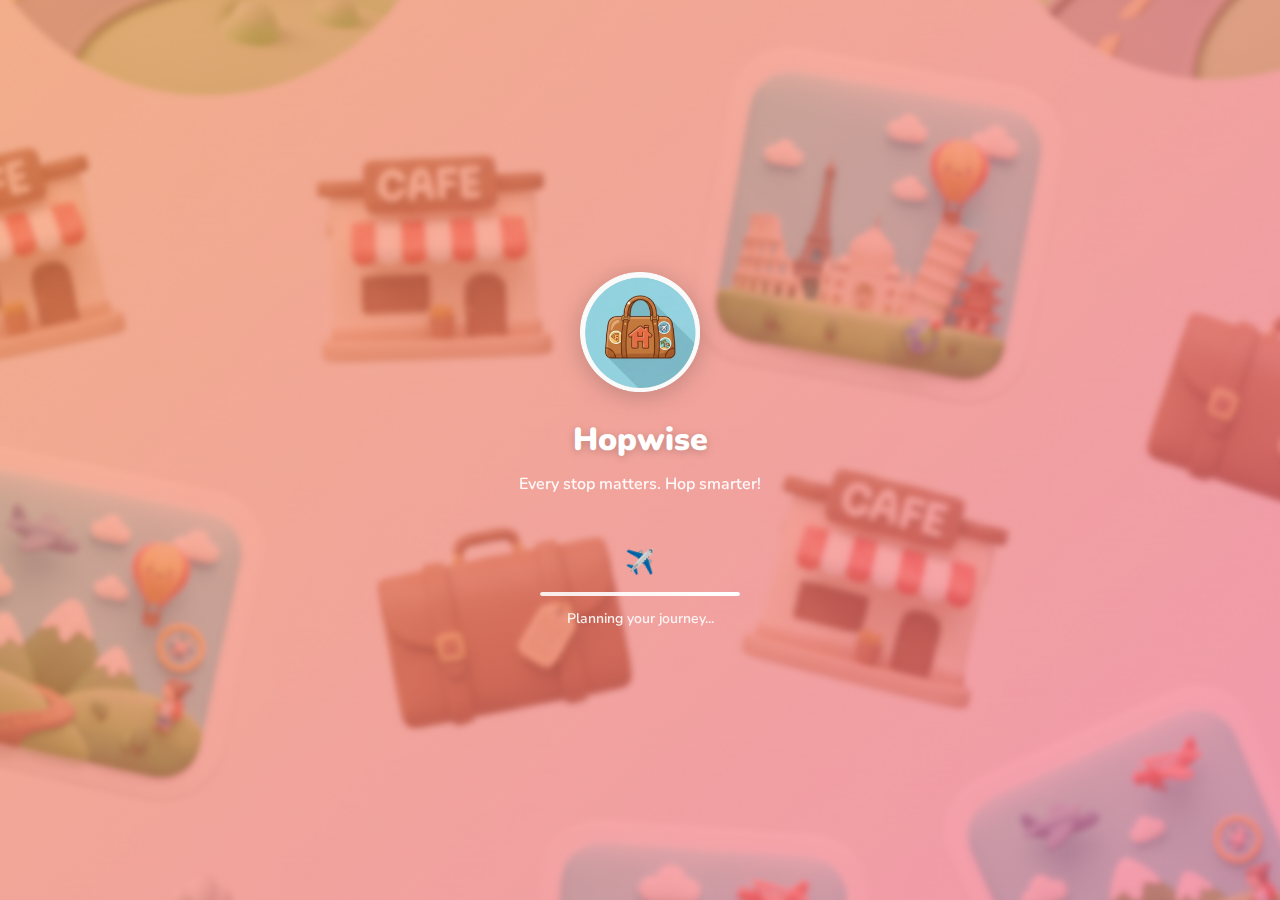
<file: frontend/index.html>
<!DOCTYPE html>
<html lang="en">
<head>
    <!-- Hopwise App - Week 4 Enhancements -->
    <meta charset="UTF-8">
    <meta name="viewport" content="width=device-width, initial-scale=1.0, maximum-scale=1.0, user-scalable=no">
    <title>Hopwise — Every stop matters. Hop smarter!</title>
    <meta name="description" content="Compare rides, discover food, explore activities. One app for smarter travel.">
    <meta name="theme-color" content="#FF8E53">

    <!-- Favicon -->
    <link rel="icon" type="image/png" href="./assets/hopwise-logo-cropped.png">
    <link rel="apple-touch-icon" href="./assets/hopwise-logo-cropped.png">
    
    <!-- Fonts -->
    <link rel="preconnect" href="https://fonts.googleapis.com">
    <link rel="preconnect" href="https://fonts.gstatic.com" crossorigin>
    <link href="https://fonts.googleapis.com/css2?family=Nunito:wght@400;600;700;800;900&display=swap" rel="stylesheet">
    
    <!-- Styles -->
    <link rel="stylesheet" href="./css/app.css">
    <link rel="stylesheet" href="./css/splash-onboarding.css">
</head>
<body>

<!-- Splash Screen & Onboarding -->
<div id="splash-screen" class="splash-screen">
    <div class="splash-background"></div>
    <div class="splash-content">
        <div class="splash-logo">
            <img src="./assets/hopwise-logo-cropped.png" alt="Hopwise">
        </div>
        <div class="splash-brand">Hopwise</div>
        <div class="splash-tagline">Every stop matters. Hop smarter!</div>

        <div class="splash-loader">
            <div class="loader-icon">✈️</div>
            <div class="progress-bar">
                <div class="progress-fill"></div>
            </div>
            <div class="loader-text">Planning your journey...</div>
        </div>
    </div>
</div>

<div id="onboarding-container" class="onboarding-container">
    <button id="skip-btn" class="onboarding-skip" onclick="window.splashOnboarding.skipOnboarding()">Skip</button>

    <!-- Screen 1: Compare Rides -->
    <div id="onboarding-screen-1" class="onboarding-screen">
        <div class="onboarding-background" style="background-image: url('./assets/background/sticker_background_v1.png');"></div>
        <div class="onboarding-content">
            <div class="onboarding-icon">🚗</div>
            <h1 class="onboarding-title"><span class="highlight">Compare Rides</span> Instantly</h1>
            <p class="onboarding-description">Compare ride options from Uber and Lyft side-by-side. Find the best option for your trip.</p>
            <div class="onboarding-dots">
                <div class="dot active"></div>
                <div class="dot"></div>
                <div class="dot"></div>
            </div>
            <div class="onboarding-actions">
                <button class="onboarding-btn onboarding-btn-primary" onclick="window.splashOnboarding.nextScreen()">Next</button>
            </div>
        </div>
    </div>

    <!-- Screen 2: Discover Places -->
    <div id="onboarding-screen-2" class="onboarding-screen">
        <div class="onboarding-background" style="background-image: url('./assets/background/sticker_background_v2.png');"></div>
        <div class="onboarding-content">
            <div class="onboarding-icon">🍽️</div>
            <h1 class="onboarding-title">Discover <span class="highlight">Great Places</span></h1>
            <p class="onboarding-description">Find top-rated restaurants, cafes, bars, and ice cream spots near you. Filter by cuisine, price, and more.</p>
            <div class="onboarding-dots">
                <div class="dot"></div>
                <div class="dot active"></div>
                <div class="dot"></div>
            </div>
            <div class="onboarding-actions">
                <button class="onboarding-btn onboarding-btn-primary" onclick="window.splashOnboarding.nextScreen()">Next</button>
            </div>
        </div>
    </div>

    <!-- Screen 3: Smarter Travel -->
    <div id="onboarding-screen-3" class="onboarding-screen">
        <div class="onboarding-background" style="background-image: url('./assets/background/sticker_background_v3.png');"></div>
        <div class="onboarding-content">
            <div class="onboarding-icon">🗺️</div>
            <h1 class="onboarding-title">One App. <span class="highlight">Smarter Travel.</span></h1>
            <p class="onboarding-description">Plan your entire journey in one place. Compare rides, discover food, explore activities—all seamlessly integrated.</p>
            <div class="onboarding-dots">
                <div class="dot"></div>
                <div class="dot"></div>
                <div class="dot active"></div>
            </div>
            <div class="onboarding-actions">
                <button class="onboarding-btn onboarding-btn-primary" onclick="window.splashOnboarding.finishOnboarding()">Get Started</button>
                <button class="onboarding-btn onboarding-btn-secondary" onclick="window.splashOnboarding.showSignIn()">Sign In</button>
            </div>
        </div>
    </div>
</div>

<div id="app" class="app">
    <div class="app-content">
    
    <!-- ========== PAGE: HOME ========== -->
    <div id="page-home" class="page">
        
        <!-- Header -->
        <header class="header-home">
            <div class="header-logo">
                <img src="./assets/hopwise-logo-cropped.png" alt="Hopwise">
                <span>Hopwise</span>
            </div>
            <div class="header-actions" id="home-header-actions">
                <button class="header-action">🔔</button>
                <button class="header-action" onclick="Hopwise.navigateTo('profile')">👤</button>
            </div>
        </header>
        
        <!-- Greeting & Search -->
        <div class="section">
            <h1 id="home-greeting" class="text-2xl font-black mb-2">Good morning! 👋</h1>
            <p class="text-gray mb-4">Where to today?</p>
            
            <form class="search-form" onsubmit="Hopwise.handleSearch(event)">
                <div class="search-bar">
                    <span class="icon">🔍</span>
                    <input type="text" id="home-search" placeholder="Search restaurants, activities...">
                </div>
            </form>
        </div>
        
        <!-- Domain Tabs -->
        <div class="filter-scroll" id="domain-tabs">
            <button class="filter-chip active" data-filter="all">All</button>
            <button class="filter-chip" data-filter="rides">🚗 Rides</button>
            <button class="filter-chip" data-filter="food">🍽️ Food</button>
            <button class="filter-chip" data-filter="activities">🎡 Activities</button>
            <button class="filter-chip" data-filter="stays">🏨 Stays</button>
        </div>
        
        <!-- Trending Section -->
        <div class="section">
            <div class="section-header">
                <h2 class="section-title">🔥 Trending Near You</h2>
                <a class="section-link" onclick="Hopwise.navigateTo('search')">See all →</a>
            </div>
            <div class="scroll-container" id="trending-container">
                <!-- Loading skeletons - replaced by JS -->
                <div class="skeleton-card" style="min-width: 160px; height: 180px;">
                    <div class="skeleton skeleton-image" style="height: 100px;"></div>
                    <div style="padding: 12px;">
                        <div class="skeleton skeleton-text"></div>
                        <div class="skeleton skeleton-text sm"></div>
                    </div>
                </div>
                <div class="skeleton-card" style="min-width: 160px; height: 180px;">
                    <div class="skeleton skeleton-image" style="height: 100px;"></div>
                    <div style="padding: 12px;">
                        <div class="skeleton skeleton-text"></div>
                        <div class="skeleton skeleton-text sm"></div>
                    </div>
                </div>
            </div>
        </div>
        
        <!-- Quick Rides Banner -->
        <div class="section">
            <div class="banner banner-ai" onclick="Hopwise.navigateTo('rides')">
                <span class="banner-icon banner-icon-img">
                    <img src="./assets/images/ride_icon_large.png" alt="Compare Rides" class="banner-ride-icon">
                </span>
                <div class="banner-content">
                    <div class="banner-title">Compare Rides Instantly</div>
                    <div class="banner-text">Uber vs Lyft — compare your options (Demo)</div>
                </div>
            </div>
        </div>
        
        <!-- Top Activities -->
        <div class="section">
            <div class="section-header">
                <h2 class="section-title">⭐ Top Activities</h2>
                <a class="section-link" onclick="Hopwise.navigateTo('search', 'activities')">See all →</a>
            </div>
            <div class="grid-2" id="activities-container">
                <!-- Loading skeletons -->
                <div class="skeleton-card"><div class="skeleton skeleton-image"></div><div style="padding: 12px;"><div class="skeleton skeleton-text"></div><div class="skeleton skeleton-text sm"></div></div></div>
                <div class="skeleton-card"><div class="skeleton skeleton-image"></div><div style="padding: 12px;"><div class="skeleton skeleton-text"></div><div class="skeleton skeleton-text sm"></div></div></div>
            </div>
        </div>
        
    </div>
    
    <!-- ========== PAGE: SEARCH RESULTS ========== -->
    <div id="page-search" class="page">
        
        <header class="header">
            <button class="header-back" onclick="Hopwise.goBack()">←</button>
            <form class="search-form" style="flex: 1;" onsubmit="Hopwise.handleSearch(event)">
                <div class="search-bar">
                    <span class="icon">🔍</span>
                    <input type="text" id="search-input" placeholder="Search...">
                </div>
            </form>
            <button class="header-action">⚙️</button>
        </header>
        
        <!-- Category Filters -->
        <div class="filter-scroll" id="category-chips">
            <button class="filter-chip active" data-category="Food">🍽️ Food</button>
            <button class="filter-chip" data-category="Drinks">🍸 Drinks</button>
            <button class="filter-chip" data-category="Ice Cream">🍦 Ice Cream</button>
            <button class="filter-chip" data-category="Cafe">☕ Cafe</button>
        </div>

        <!-- Sort Filters -->
        <div class="filter-scroll" id="filter-chips">
            <button class="filter-chip" data-filter="price">💰 Price</button>
            <button class="filter-chip" data-filter="rating">⭐ Rating</button>
            <button class="filter-chip" data-filter="distance">📍 Distance</button>
            <button class="filter-chip" data-filter="open">🕐 Open Now</button>
        </div>
        
        <!-- Results Header -->
        <div class="section" style="padding-bottom: 0;">
            <div class="flex justify-between items-center">
                <span id="results-count" class="text-sm font-bold text-gray">Loading...</span>
                <div class="flex gap-2">
                    <button class="btn btn-sm btn-secondary">📍 List</button>
                    <button class="btn btn-sm btn-outline">🗺️ Map</button>
                </div>
            </div>
        </div>
        
        <!-- AI Recommendation -->
        <div class="section" style="padding-top: 12px; padding-bottom: 0;">
            <div class="banner banner-ai">
                <span class="banner-icon">💡</span>
                <div class="banner-content">
                    <div class="banner-title">Top Pick for You</div>
                    <div class="banner-text">Based on your preferences and reviews</div>
                </div>
            </div>
        </div>
        
        <!-- Results List -->
        <div class="section">
            <div class="list" id="search-results">
                <!-- Populated by JS -->
            </div>
        </div>
        
    </div>
    
    <!-- ========== PAGE: DETAIL ========== -->
    <div id="page-detail" class="page">
        <div id="detail-container">
            <!-- Populated by JS -->
        </div>
    </div>
    
    <!-- ========== PAGE: RIDES COMPARISON ========== -->
    <div id="page-rides" class="page">

        <header class="header">
            <button class="header-back" onclick="Hopwise.goBack()">←</button>
            <h1 class="header-title">Compare Rides</h1>
        </header>

        <!-- DEMO MODE DISCLAIMER -->
        <div class="section" style="padding-top: 16px; padding-bottom: 0;">
            <div style="background: linear-gradient(135deg, #FFF3E0 0%, #FFE0B2 100%); border-left: 4px solid #FF9800; border-radius: 12px; padding: 16px; margin-bottom: 8px;">
                <div style="display: flex; align-items: start; gap: 12px;">
                    <div style="font-size: 24px; line-height: 1;">🧪</div>
                    <div style="flex: 1;">
                        <div style="font-weight: 800; font-size: 14px; color: #E65100; margin-bottom: 4px;">DEMO MODE</div>
                        <div style="font-size: 13px; color: #424242; line-height: 1.4;">
                            Sample pricing shown for demonstration only.<br>
                            <strong>Real-time Uber & Lyft pricing launching soon!</strong>
                        </div>
                    </div>
                </div>
            </div>
        </div>

        <!-- Route Card -->
        <div class="section" style="padding-top: 0;">
            <div class="info-card">
                <div class="info-row" style="cursor: pointer; position: relative;">
                    <div class="info-row-icon" style="background: #D1FAE5;">📍</div>
                    <div class="info-row-content" onclick="editRideLocation('pickup')" style="flex: 1;">
                        <div class="info-row-label">Pickup</div>
                        <div class="info-row-value" id="ride-pickup">Times Square, NYC</div>
                    </div>
                    <button onclick="useCurrentLocation()" class="current-location-btn" title="Use my current location" style="background: var(--color-sunset-orange); color: white; border: none; border-radius: 8px; padding: 8px 12px; font-size: 12px; font-weight: 600; cursor: pointer; margin-right: 8px;">📍 Current</button>
                    <span class="info-row-action" onclick="editRideLocation('pickup')" style="cursor: pointer;">✎</span>
                </div>
                <div class="info-row" onclick="editRideLocation('destination')" style="cursor: pointer;">
                    <div class="info-row-icon" style="background: #FEE2E2;">🎯</div>
                    <div class="info-row-content">
                        <div class="info-row-label">Destination</div>
                        <div class="info-row-value" id="ride-destination">JFK Airport Terminal 4</div>
                    </div>
                    <span class="info-row-action">✎</span>
                </div>
            </div>
        </div>
        
        <!-- Trip Stats -->
        <div class="section" style="padding-top: 8px; padding-bottom: 8px;">
            <div style="display: flex; justify-content: space-around; gap: 12px; background: linear-gradient(135deg, #FFF5EB 0%, #FFF9F0 100%); border-radius: 16px; padding: 20px; box-shadow: 0 2px 8px rgba(255, 142, 83, 0.1);">
                <div class="text-center" style="flex: 1;">
                    <div class="font-black text-2xl" id="ride-distance" style="color: var(--color-sunset-orange);">18.5 mi</div>
                    <div class="text-xs text-gray" style="margin-top: 4px; font-weight: 600;">Distance</div>
                </div>
                <div style="width: 1px; background: linear-gradient(180deg, transparent, rgba(0,0,0,0.1), transparent);"></div>
                <div class="text-center" style="flex: 1;">
                    <div class="font-black text-2xl" id="ride-time" style="color: var(--color-sunset-orange);">42 min</div>
                    <div class="text-xs text-gray" style="margin-top: 4px; font-weight: 600;">Est. Time</div>
                </div>
                <div style="width: 1px; background: linear-gradient(180deg, transparent, rgba(0,0,0,0.1), transparent);"></div>
                <div class="text-center" style="flex: 1;">
                    <div class="font-black text-2xl text-success" id="ride-savings">$7</div>
                    <div class="text-xs text-gray" style="margin-top: 4px; font-weight: 600;">You Save</div>
                </div>
            </div>
        </div>
        
        <!-- AI Banner -->
        <div class="section" style="padding-top: 12px;">
            <div class="banner banner-ai" id="ride-recommendation">
                <span class="banner-icon">💡</span>
                <div class="banner-content">
                    <div class="banner-title">Uber X is your best bet!</div>
                    <div class="banner-text">$7 cheaper than Lyft with similar pickup time.</div>
                </div>
            </div>
        </div>
        
        <!-- Ride Options -->
        <div class="section" style="padding-bottom: 120px;">
            <div class="list" id="rides-container">
                <!-- Populated by JS -->
            </div>
            
            <!-- Promo Banner -->
            <div class="banner banner-promo mt-4">
                <span class="banner-icon">🎁</span>
                <div class="banner-content">
                    <div class="banner-title">Save 20% with code HOPWISE20</div>
                    <div class="banner-text">Apply to your next Uber ride</div>
                </div>
            </div>
        </div>
        
        <!-- Bottom CTA (Fixed) -->
        <div style="position: fixed; bottom: 72px; left: 50%; transform: translateX(-50%); width: 100%; max-width: 430px; padding: 16px; background: white; border-top: 1px solid var(--color-gray-200); z-index: 150; box-shadow: 0 -4px 12px rgba(0,0,0,0.08);">
            <button id="book-ride-btn" class="btn btn-primary btn-lg btn-block">Book Uber X • $45</button>
            <p class="text-center text-xs text-gray mt-2">Opens Uber app to complete booking</p>
        </div>
        
    </div>
    
    <!-- ========== PAGE: SAVED ========== -->
    <div id="page-saved" class="page">
        
        <div class="section">
            <h1 class="text-2xl font-black mb-1">Saved ❤️</h1>
            <p class="text-gray">Your favorite places & routes</p>
        </div>
        
        <!-- Category Tabs -->
        <div class="filter-scroll" id="saved-tabs">
            <button class="filter-chip active">All <span class="count">12</span></button>
            <button class="filter-chip">🍽️ Food <span class="count">6</span></button>
            <button class="filter-chip">🍸 Drinks <span class="count">2</span></button>
            <button class="filter-chip">🎡 Activities <span class="count">3</span></button>
            <button class="filter-chip">🚗 Routes <span class="count">1</span></button>
        </div>
        
        <!-- Saved Items -->
        <div class="section" id="saved-container">
            <!-- Populated by JS or shows empty state -->
        </div>
        
    </div>

    <!-- ========== PAGE: TRIPS ========== -->
    <div id="page-trips" class="page">

        <header class="header">
            <h1 class="header-title">My Trips</h1>
            <button class="header-action create-trip-action" onclick="showCreateTripDialog()" id="create-trip-btn">+</button>
        </header>

        <!-- Guest User Message -->
        <div id="trips-guest-message" class="section" style="display: none;">
            <div class="guest-state">
                <div class="guest-state-icon">🗺️</div>
                <h3 class="guest-state-title">Trip Planning for Registered Users</h3>
                <p class="guest-state-text">Sign up to create and manage your travel itineraries!</p>
                <button class="btn btn-orange btn-block" onclick="navigateTo('register')">Sign Up Now</button>
            </div>
        </div>

        <!-- Trips List -->
        <div id="trips-container" class="section">
            <!-- Populated by JS -->
        </div>

    </div>

    <!-- ========== PAGE: TRIP DETAIL ========== -->
    <div id="page-trip-detail" class="page">

        <header class="header">
            <button class="header-back" onclick="Hopwise.goBack()">←</button>
            <h1 class="header-title" id="trip-detail-title">Trip Details</h1>
            <button class="header-action" onclick="showEditTripDialog()">✎</button>
        </header>

        <!-- Trip Info -->
        <div class="section" id="trip-detail-info">
            <!-- Populated by JS -->
        </div>

        <!-- Trip Timeline -->
        <div class="section">
            <div class="section-header">
                <h2 class="section-title">Itinerary</h2>
            </div>
            <div id="trip-timeline-container">
                <!-- Populated by JS -->
            </div>
        </div>

        <!-- Add Item FAB -->
        <button class="fab" onclick="showAddToTripDialog()">+</button>

    </div>

    <!-- ========== PAGE: PROFILE ========== -->
    <div id="page-profile" class="page">

        <!-- Profile Header -->
        <div class="section text-center" style="background: white; padding-bottom: 24px;">
            <div class="profile-avatar" id="profile-avatar">
                <span id="profile-avatar-text">A</span>
            </div>
            <h1 class="text-xl font-black" id="profile-name">Loading...</h1>
            <p class="text-sm text-gray" id="profile-email">Loading...</p>
            <div class="profile-badge" id="profile-badge" style="display: none;">
                <span class="badge-icon">👑</span>
                <span class="badge-text">Premium</span>
            </div>
        </div>

        <!-- Stats -->
        <div class="profile-stats">
            <div class="stat-card">
                <div class="stat-icon">🗺️</div>
                <div class="stat-value" id="stat-trips">0</div>
                <div class="stat-label">Trips</div>
            </div>
            <div class="stat-card">
                <div class="stat-icon">❤️</div>
                <div class="stat-value" id="stat-saved">0</div>
                <div class="stat-label">Saved</div>
            </div>
            <div class="stat-card">
                <div class="stat-icon">💰</div>
                <div class="stat-value" id="stat-savings">$0</div>
                <div class="stat-label">Saved</div>
            </div>
        </div>

        <!-- Premium Banner -->
        <div class="section" id="premium-banner-section">
            <div class="premium-banner" onclick="showToast('Premium features coming soon!', 'info')">
                <div class="premium-icon">
                    <span>👑</span>
                </div>
                <div class="premium-content">
                    <div class="premium-title">Upgrade to Premium</div>
                    <div class="premium-subtitle">Unlock AI trip planning & unlimited saves</div>
                </div>
                <div class="premium-arrow">→</div>
            </div>
        </div>

        <!-- Menu: Account -->
        <div class="section" style="padding-top: 0;">
            <div class="profile-menu">
                <div class="menu-section-title">Account</div>

                <div class="menu-item" onclick="showToast('Edit profile coming soon!', 'info')">
                    <div class="menu-item-icon">👤</div>
                    <div class="menu-item-content">
                        <div class="menu-item-title">Edit Profile</div>
                        <div class="menu-item-subtitle">Update your information</div>
                    </div>
                    <span class="menu-item-arrow">›</span>
                </div>

                <div class="menu-item" onclick="showToast('Payment methods coming soon!', 'info')">
                    <div class="menu-item-icon">💳</div>
                    <div class="menu-item-content">
                        <div class="menu-item-title">Payment Methods</div>
                        <div class="menu-item-subtitle">Manage your cards</div>
                    </div>
                    <span class="menu-item-arrow">›</span>
                </div>

                <div class="menu-item" onclick="toggleNotifications(this)">
                    <div class="menu-item-icon">🔔</div>
                    <div class="menu-item-content">
                        <div class="menu-item-title">Notifications</div>
                        <div class="menu-item-subtitle">Push notifications enabled</div>
                    </div>
                    <div class="toggle-switch active" data-enabled="true">
                        <div class="toggle-slider"></div>
                    </div>
                </div>
            </div>
        </div>

        <!-- Menu: Preferences -->
        <div class="section" style="padding-top: 0;">
            <div class="profile-menu">
                <div class="menu-section-title">Preferences</div>

                <div class="menu-item" onclick="showToast('Location settings coming soon!', 'info')">
                    <div class="menu-item-icon">📍</div>
                    <div class="menu-item-content">
                        <div class="menu-item-title">Home Location</div>
                        <div class="menu-item-subtitle" id="home-location">Not set</div>
                    </div>
                    <span class="menu-item-arrow">›</span>
                </div>

                <div class="menu-item" onclick="toggleDarkMode(this)">
                    <div class="menu-item-icon">🌙</div>
                    <div class="menu-item-content">
                        <div class="menu-item-title">Dark Mode</div>
                        <div class="menu-item-subtitle">Coming soon</div>
                    </div>
                    <div class="toggle-switch" data-enabled="false">
                        <div class="toggle-slider"></div>
                    </div>
                </div>
            </div>
        </div>

        <!-- Menu: Support -->
        <div class="section" style="padding-top: 0;">
            <div class="profile-menu">
                <div class="menu-section-title">Support</div>

                <div class="menu-item" onclick="window.open('mailto:support@hopwise.app', '_blank')">
                    <div class="menu-item-icon">❓</div>
                    <div class="menu-item-content">
                        <div class="menu-item-title">Help Center</div>
                        <div class="menu-item-subtitle">Get support</div>
                    </div>
                    <span class="menu-item-arrow">›</span>
                </div>

                <div class="menu-item" onclick="window.open('mailto:hello@hopwise.app', '_blank')">
                    <div class="menu-item-icon">💬</div>
                    <div class="menu-item-content">
                        <div class="menu-item-title">Contact Us</div>
                        <div class="menu-item-subtitle">hello@hopwise.app</div>
                    </div>
                    <span class="menu-item-arrow">›</span>
                </div>

                <div class="menu-item" onclick="showToast('Version 1.0.0 - Latest', 'success')">
                    <div class="menu-item-icon">ℹ️</div>
                    <div class="menu-item-content">
                        <div class="menu-item-title">About</div>
                        <div class="menu-item-subtitle">Version 1.0.0</div>
                    </div>
                    <span class="menu-item-arrow">›</span>
                </div>
            </div>
        </div>

        <!-- Logout -->
        <div class="section" style="padding-top: 0; padding-bottom: 100px;">
            <button class="logout-button" onclick="handleLogout()">
                <span class="logout-icon">🚪</span>
                <span class="logout-text">Log Out</span>
            </button>
        </div>

    </div>

    <!-- ========== PAGE: LOGIN ========== -->
    <div id="page-login" class="page">

        <!-- Header -->
        <header class="header">
            <button class="header-back" onclick="Hopwise.goBack()">←</button>
            <h2 class="header-title">Log In</h2>
            <div style="width: 40px;"></div>
        </header>

        <!-- Login Form -->
        <div class="section">
            <div style="text-align: center; margin-bottom: 32px;">
                <div class="auth-logo-container">
                    <img src="./assets/hopwise-logo-cropped.png" alt="Hopwise" class="auth-logo">
                </div>
                <h1 class="text-xl font-black mb-2">Welcome back!</h1>
                <p class="text-gray">Log in to access your saved places and trip plans</p>
            </div>

            <form id="login-form" onsubmit="handleLogin(event)" style="background: white; padding: 24px; border-radius: 20px;">
                <div class="form-group">
                    <label class="form-label">Email</label>
                    <input type="email" id="login-email" class="form-input" placeholder="your@email.com" required>
                </div>

                <div class="form-group">
                    <label class="form-label">Password</label>
                    <input type="password" id="login-password" class="form-input" placeholder="Enter your password" required minlength="8">
                </div>

                <div id="login-error" class="error-message" style="display: none;"></div>

                <button type="submit" class="btn btn-primary btn-block" id="login-submit-btn">
                    Log In
                </button>

                <div style="text-align: center; margin-top: 16px;">
                    <a href="#" onclick="event.preventDefault(); Hopwise.navigateTo('register')" style="color: var(--color-sunset-red); text-decoration: none; font-weight: 600;">
                        Don't have an account? Sign up
                    </a>
                </div>
            </form>

            <div style="text-align: center; margin-top: 24px;">
                <a href="#" onclick="event.preventDefault(); Hopwise.navigateTo('home')" style="color: var(--color-gray-500); text-decoration: none; font-size: 14px;">
                    Continue as guest →
                </a>
            </div>
        </div>

    </div>

    <!-- ========== PAGE: REGISTER ========== -->
    <div id="page-register" class="page">

        <!-- Header -->
        <header class="header">
            <button class="header-back" onclick="Hopwise.goBack()">←</button>
            <h2 class="header-title">Sign Up</h2>
            <div style="width: 40px;"></div>
        </header>

        <!-- Registration Form -->
        <div class="section">
            <div style="text-align: center; margin-bottom: 32px;">
                <div class="auth-logo-container">
                    <img src="./assets/hopwise-logo-cropped.png" alt="Hopwise" class="auth-logo">
                </div>
                <h1 class="text-xl font-black mb-2">Join Hopwise!</h1>
                <p class="text-gray">Create an account to save places and plan trips</p>
            </div>

            <form id="register-form" onsubmit="handleRegister(event)" style="background: white; padding: 24px; border-radius: 20px;">
                <div class="form-group">
                    <label class="form-label">Username</label>
                    <input type="text" id="register-username" class="form-input" placeholder="johndoe" required minlength="3">
                </div>

                <div class="form-group">
                    <label class="form-label">Email</label>
                    <input type="email" id="register-email" class="form-input" placeholder="your@email.com" required>
                </div>

                <div class="form-group">
                    <label class="form-label">Password</label>
                    <input type="password" id="register-password" class="form-input" placeholder="Min 8 characters" required minlength="8">
                    <p class="text-xs text-gray" style="margin-top: 4px;">Must be at least 8 characters long</p>
                </div>

                <div id="register-error" class="error-message" style="display: none;"></div>

                <button type="submit" class="btn btn-primary btn-block" id="register-submit-btn">
                    Create Account
                </button>

                <div style="text-align: center; margin-top: 16px;">
                    <a href="#" onclick="event.preventDefault(); Hopwise.navigateTo('login')" style="color: var(--color-sunset-red); text-decoration: none; font-weight: 600;">
                        Already have an account? Log in
                    </a>
                </div>
            </form>

            <div style="text-align: center; margin-top: 24px;">
                <a href="#" onclick="event.preventDefault(); Hopwise.navigateTo('home')" style="color: var(--color-gray-500); text-decoration: none; font-size: 14px;">
                    Continue as guest →
                </a>
            </div>
        </div>

    </div>

    </div><!-- /app-content -->

    <!-- ========== BOTTOM NAVIGATION ========== -->
    <nav id="bottom-nav" class="bottom-nav">
        <button class="nav-item active" data-page="home">
            <span class="icon icon-img">
                <img src="./assets/images/home_icon.png" alt="Home" class="nav-icon-image">
            </span>
            <span>Home</span>
        </button>
        <button class="nav-item" data-page="search">
            <span class="icon icon-img">
                <img src="./assets/images/search_icon.png" alt="Search" class="nav-icon-image">
            </span>
            <span>Search</span>
        </button>
        <button class="nav-item" data-page="rides">
            <span class="icon icon-img">
                <img src="./assets/images/ride_icon.png" alt="Rides" class="nav-icon-image">
            </span>
            <span>Rides</span>
        </button>
        <button class="nav-item" data-page="trips">
            <span class="icon icon-img">
                <img src="./assets/images/trip_icon.png" alt="Trips" class="nav-icon-image">
            </span>
            <span>Trips</span>
        </button>
        <button class="nav-item" data-page="saved">
            <span class="icon icon-img">
                <img src="./assets/images/favorite_icon.png" alt="Saved" class="nav-icon-image">
            </span>
            <span>Saved</span>
        </button>
        <button class="nav-item" data-page="profile">
            <span class="icon icon-img">
                <img src="./assets/images/profile_icon.png" alt="Profile" class="nav-icon-image">
            </span>
            <span>Profile</span>
        </button>
    </nav>
    
</div><!-- /app -->

<!-- Loading Overlay -->
<div id="loading-overlay" class="loading-overlay hidden">
    <div class="spinner spinner-lg"></div>
    <p class="loading-text">Loading...</p>
</div>

<!-- Scripts -->
<script>
// Define API_BASE_URL globally BEFORE loading other scripts
window.API_BASE_URL = window.location.hostname === 'localhost' || window.location.hostname === '127.0.0.1'
    ? 'http://localhost:5001/api'
    : 'https://api.hopwise.app/api';

console.log('🌐 API Base URL:', window.API_BASE_URL);
</script>
<script src="./js/splash-onboarding.js"></script>
<script src="./js/auth.js"></script>
<script src="./js/hopwise-api.js"></script>
<script src="./js/app.js"></script>
<script>
// Load configuration from backend (API keys, GA4, etc.)
fetch(`${window.API_BASE_URL}/config`)
    .then(res => res.json())
    .then(config => {
        // Load Google Maps API
        if (config.google_maps_api_key) {
            const mapsScript = document.createElement('script');
            mapsScript.src = `https://maps.googleapis.com/maps/api/js?key=${config.google_maps_api_key}&libraries=places&callback=initAutocomplete`;
            mapsScript.async = true;
            mapsScript.defer = true;
            document.head.appendChild(mapsScript);
        }

        // Load Google Analytics GA4
        if (config.ga_measurement_id) {
            // Load gtag.js script
            const gtagScript = document.createElement('script');
            gtagScript.src = `https://www.googletagmanager.com/gtag/js?id=${config.ga_measurement_id}`;
            gtagScript.async = true;
            document.head.appendChild(gtagScript);

            // Initialize GA4
            window.dataLayer = window.dataLayer || [];
            function gtag(){dataLayer.push(arguments);}
            gtag('js', new Date());
            gtag('config', config.ga_measurement_id);

            // Make gtag globally available
            window.gtag = gtag;
        }
    })
    .catch(err => console.error('Failed to load API config:', err));
</script>

</body>
</html>
</file>
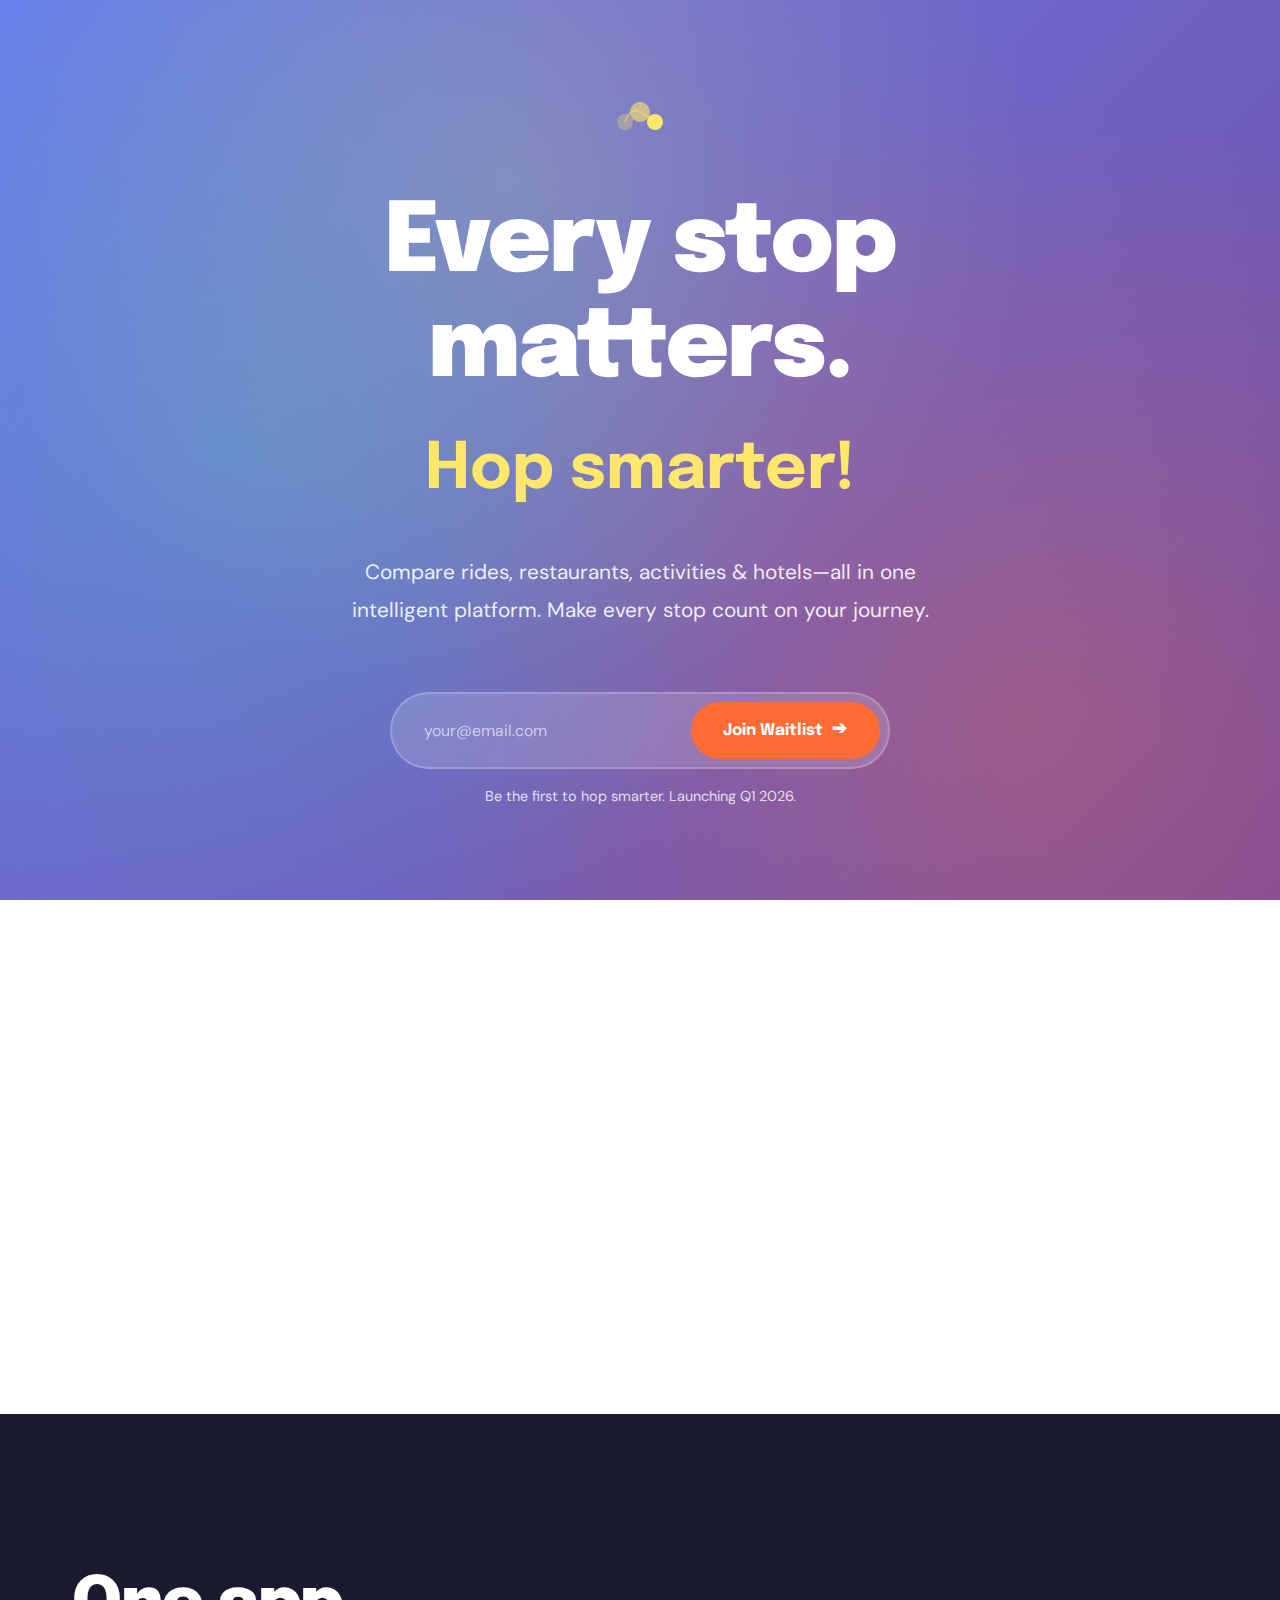
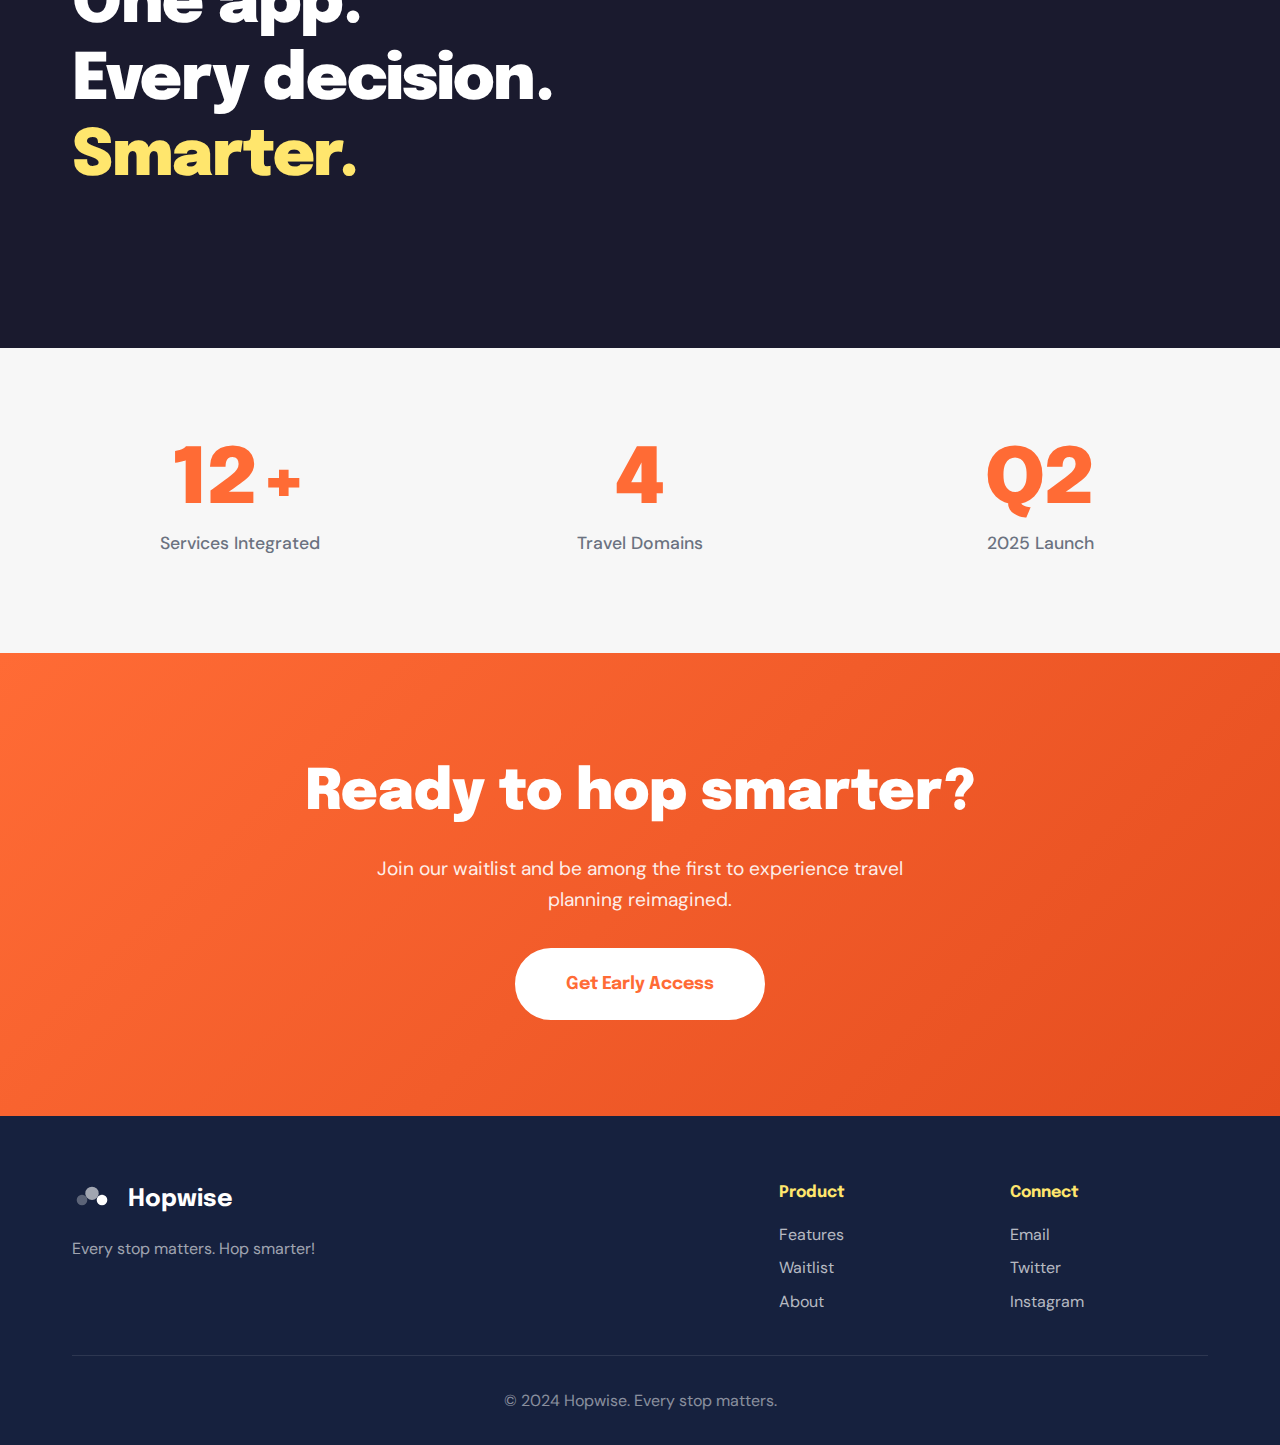
<file: design/webpage/index.html>
<!DOCTYPE html>
<html lang="en">
<head>
    <meta charset="UTF-8">
    <meta name="viewport" content="width=device-width, initial-scale=1.0">
    <meta name="description" content="Hopwise - Every stop matters. Hop smarter! Compare rides, restaurants, activities & hotels in one intelligent travel platform.">
    <meta name="keywords" content="travel, ride comparison, restaurant finder, activities, hotels, tourist app">
    
    <!-- Open Graph / Social Media -->
    <meta property="og:title" content="Hopwise - Every stop matters. Hop smarter!">
    <meta property="og:description" content="Compare rides, restaurants, activities & hotels. Your AI-powered travel companion.">
    <meta property="og:type" content="website">
    <meta property="og:url" content="https://hopwise.app">
    
    <!-- Twitter Card -->
    <meta name="twitter:card" content="summary_large_image">
    <meta name="twitter:title" content="Hopwise - Hop smarter!">
    <meta name="twitter:description" content="Every stop matters. Compare rides, dining, activities & hotels in one place.">
    
    <title>Hopwise - Every stop matters. Hop smarter!</title>
    
    <!-- Fonts -->
    <link rel="preconnect" href="https://fonts.googleapis.com">
    <link rel="preconnect" href="https://fonts.gstatic.com" crossorigin>
    <link href="https://fonts.googleapis.com/css2?family=Epilogue:wght@400;500;700;900&family=DM+Sans:wght@400;500;700&display=swap" rel="stylesheet">
    
    <link rel="stylesheet" href="style.css">
</head>
<body>
    <!-- Hero Section -->
    <section class="hero">
        <div class="hero-background"></div>
        <div class="container">
            <div class="hero-content">
                <div class="logo-mark">
                    <svg width="60" height="60" viewBox="0 0 60 60" fill="none">
                        <circle cx="15" cy="30" r="8" fill="currentColor" opacity="0.3"/>
                        <circle cx="30" cy="20" r="10" fill="currentColor" opacity="0.6"/>
                        <circle cx="45" cy="30" r="8" fill="currentColor"/>
                        <path d="M15 30 Q20 15 30 20 T45 30" stroke="currentColor" stroke-width="2" fill="none" opacity="0.4"/>
                    </svg>
                </div>
                <h1 class="hero-title">
                    <span class="title-line">Every stop</span>
                    <span class="title-line">matters.</span>
                </h1>
                <p class="hero-tagline">Hop smarter!</p>
                <p class="hero-description">
                    Compare rides, restaurants, activities & hotels—all in one intelligent platform. 
                    Make every stop count on your journey.
                </p>
                
                <!-- Waitlist Form -->
                <form class="waitlist-form" id="waitlistForm" action="https://formspree.io/f/xrbnlzoa" method="POST">
                    <div class="form-wrapper">
                        <input 
                            type="email" 
                            name="email"
                            placeholder="your@email.com" 
                            required 
                            class="email-input"
                            id="emailInput"
                        >
                        <button type="submit" class="submit-btn">
                            <span class="btn-text">Join Waitlist</span>
                            <span class="btn-icon">→</span>
                        </button>
                    </div>
                    <p class="form-note">Be the first to hop smarter. Launching Q1 2026.</p>
                </form>
                
                <div class="success-message" id="successMessage">
                    <svg width="24" height="24" viewBox="0 0 24 24" fill="none">
                        <circle cx="12" cy="12" r="10" stroke="currentColor" stroke-width="2"/>
                        <path d="M8 12l2 2 4-4" stroke="currentColor" stroke-width="2" stroke-linecap="round"/>
                    </svg>
                    <span>Thanks! We'll let you know when we launch.</span>
                </div>
            </div>
        </div>
    </section>

    <!-- Features Section -->
    <section class="features">
        <div class="container">
            <div class="features-grid">
                <div class="feature-card">
                    <div class="feature-icon">🚗</div>
                    <h3 class="feature-title">Smart Rides</h3>
                    <p class="feature-text">Compare Uber, Lyft & Via in real-time. Find the best price and fastest pickup.</p>
                </div>
                
                <div class="feature-card">
                    <div class="feature-icon">🍽️</div>
                    <h3 class="feature-title">Perfect Dining</h3>
                    <p class="feature-text">Discover restaurants that match your taste, budget, and location.</p>
                </div>
                
                <div class="feature-card">
                    <div class="feature-icon">🎡</div>
                    <h3 class="feature-title">Amazing Activities</h3>
                    <p class="feature-text">Book experiences and tours that make your trip unforgettable.</p>
                </div>
                
                <div class="feature-card">
                    <div class="feature-icon">🏨</div>
                    <h3 class="feature-title">Great Stays</h3>
                    <p class="feature-text">Compare hotels and find the perfect place to rest between adventures.</p>
                </div>
            </div>
        </div>
    </section>

    <!-- Value Proposition -->
    <section class="value-prop">
        <div class="container">
            <div class="value-content">
                <h2 class="value-title">
                    One app.<br>
                    Every decision.<br>
                    <span class="highlight">Smarter.</span>
                </h2>
                <div class="value-points">
                    <div class="value-point">
                        <div class="point-number">01</div>
                        <div class="point-content">
                            <h4>AI-Powered Planning</h4>
                            <p>Our intelligent system learns your preferences and suggests the perfect combination of rides, dining, and activities.</p>
                        </div>
                    </div>
                    <div class="value-point">
                        <div class="point-number">02</div>
                        <div class="point-content">
                            <h4>Real-Time Comparison</h4>
                            <p>See live prices and availability across all services. No more switching between apps.</p>
                        </div>
                    </div>
                    <div class="value-point">
                        <div class="point-number">03</div>
                        <div class="point-content">
                            <h4>Context-Aware</h4>
                            <p>We connect your journey. Get ride suggestions to your restaurant, activities near your hotel.</p>
                        </div>
                    </div>
                </div>
            </div>
        </div>
    </section>

    <!-- Social Proof / Stats -->
    <section class="stats">
        <div class="container">
            <div class="stats-grid">
                <div class="stat-item">
                    <div class="stat-number">12+</div>
                    <div class="stat-label">Services Integrated</div>
                </div>
                <div class="stat-item">
                    <div class="stat-number">4</div>
                    <div class="stat-label">Travel Domains</div>
                </div>
                <div class="stat-item">
                    <div class="stat-number">Q2</div>
                    <div class="stat-label">2025 Launch</div>
                </div>
            </div>
        </div>
    </section>

    <!-- Footer CTA -->
    <section class="footer-cta">
        <div class="container">
            <div class="cta-content">
                <h2 class="cta-title">Ready to hop smarter?</h2>
                <p class="cta-text">Join our waitlist and be among the first to experience travel planning reimagined.</p>
                <a href="#waitlistForm" class="cta-button">Get Early Access</a>
            </div>
        </div>
    </section>

    <!-- Footer -->
    <footer class="footer">
        <div class="container">
            <div class="footer-content">
                <div class="footer-brand">
                    <div class="footer-logo">
                        <svg width="40" height="40" viewBox="0 0 60 60" fill="none">
                            <circle cx="15" cy="30" r="8" fill="currentColor" opacity="0.3"/>
                            <circle cx="30" cy="20" r="10" fill="currentColor" opacity="0.6"/>
                            <circle cx="45" cy="30" r="8" fill="currentColor"/>
                        </svg>
                        <span>Hopwise</span>
                    </div>
                    <p class="footer-tagline">Every stop matters. Hop smarter!</p>
                </div>
                <div class="footer-links">
                    <div class="footer-column">
                        <h4>Product</h4>
                        <ul>
                            <li><a href="#features">Features</a></li>
                            <li><a href="#waitlistForm">Waitlist</a></li>
                            <li><a href="#about">About</a></li>
                        </ul>
                    </div>
                    <div class="footer-column">
                        <h4>Connect</h4>
                        <ul>
                            <li><a href="mailto:hello@hopwise.app">Email</a></li>
                            <li><a href="https://twitter.com/hopwise">Twitter</a></li>
                            <li><a href="https://instagram.com/hopwise">Instagram</a></li>
                        </ul>
                    </div>
                </div>
            </div>
            <div class="footer-bottom">
                <p>&copy; 2024 Hopwise. Every stop matters.</p>
            </div>
        </div>
    </footer>

    <script src="script.js"></script>
</body>
</html>
</file>
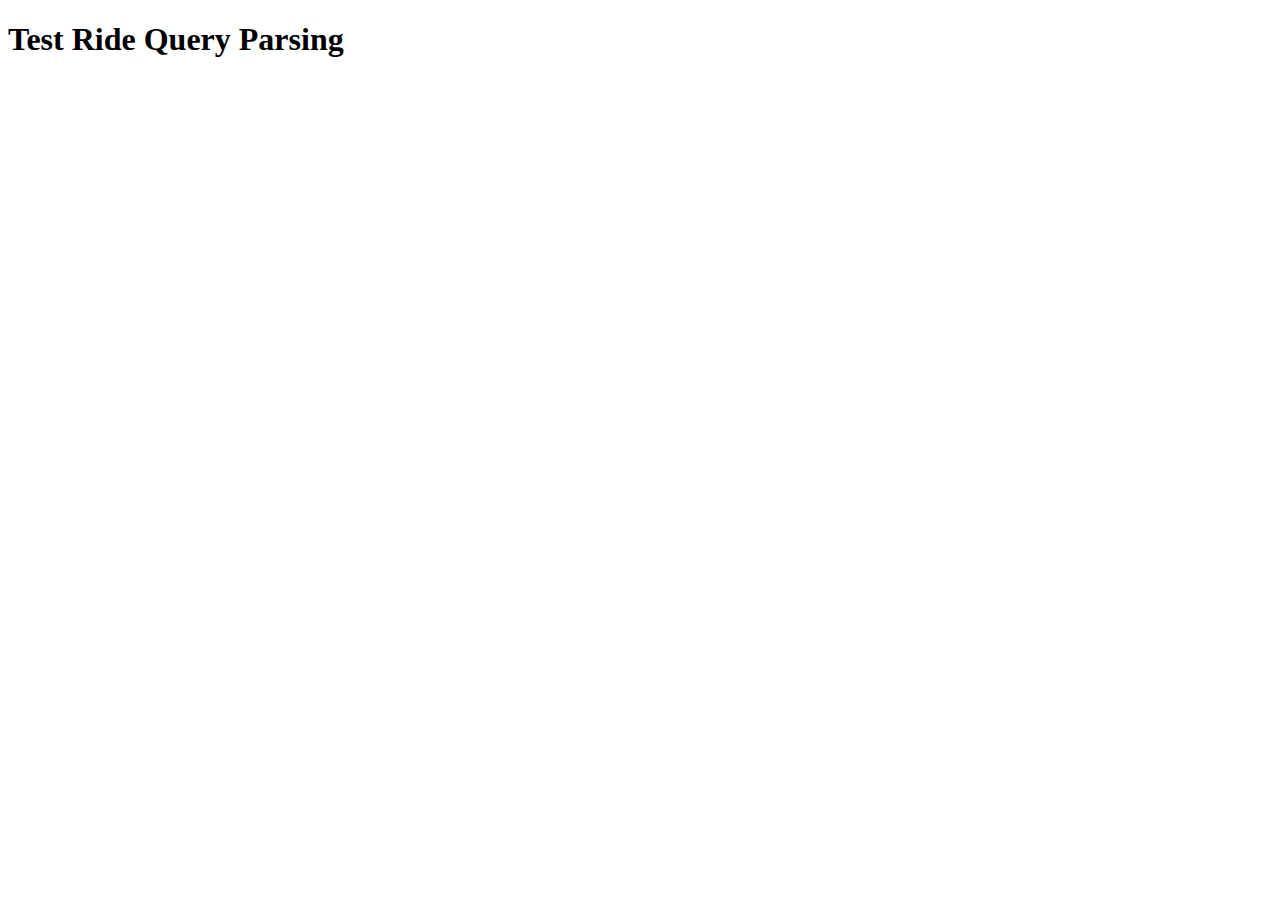
<file: test_parse_ride_query.html>
<!DOCTYPE html>
<html>
<head>
    <title>Test Ride Query Parsing</title>
</head>
<body>
    <h1>Test Ride Query Parsing</h1>
    <script>
        function parseRideQuerySimple(query) {
            const queryLower = query.toLowerCase();
            let origin = null;
            let destination = 'Times Square, NYC';

            // Try to extract destination - look for the last occurrence of "to" followed by a location
            const toMatches = [...queryLower.matchAll(/\bto\s+([a-z\s,]+?)(?:\s*$|\.)/gi)];
            if (toMatches.length > 0) {
                const lastMatch = toMatches[toMatches.length - 1];
                let dest = lastMatch[1].trim();

                // Capitalize each word
                dest = dest.split(' ').map(word =>
                    word.charAt(0).toUpperCase() + word.slice(1)
                ).join(' ');

                // Add ", NYC" if not present
                if (!dest.includes(',') && !dest.toLowerCase().includes('nyc') && !dest.toLowerCase().includes('new york')) {
                    dest = `${dest}, NYC`;
                }

                destination = dest;
            }

            // Try to extract origin
            const fromMatch = queryLower.match(/\bfrom\s+([a-z\s,]+?)\s+to\s+/i);
            if (fromMatch) {
                let orig = fromMatch[1].trim();
                orig = orig.split(' ').map(word =>
                    word.charAt(0).toUpperCase() + word.slice(1)
                ).join(' ');
                if (!orig.includes(',')) {
                    orig = `${orig}, NYC`;
                }
                origin = orig;
            }

            return { origin, destination };
        }

        // Test cases
        const testCases = [
            "need to take ride to times square",
            "uber to JFK airport",
            "need to go to central park",
            "ride from brooklyn to manhattan",
            "taxi to LaGuardia"
        ];

        console.log("Testing ride query parsing:");
        testCases.forEach(query => {
            const result = parseRideQuerySimple(query);
            console.log(`\nQuery: "${query}"`);
            console.log(`  Origin: ${result.origin || 'null (use geolocation)'}`);
            console.log(`  Destination: ${result.destination}`);
        });
    </script>
</body>
</html>
</file>
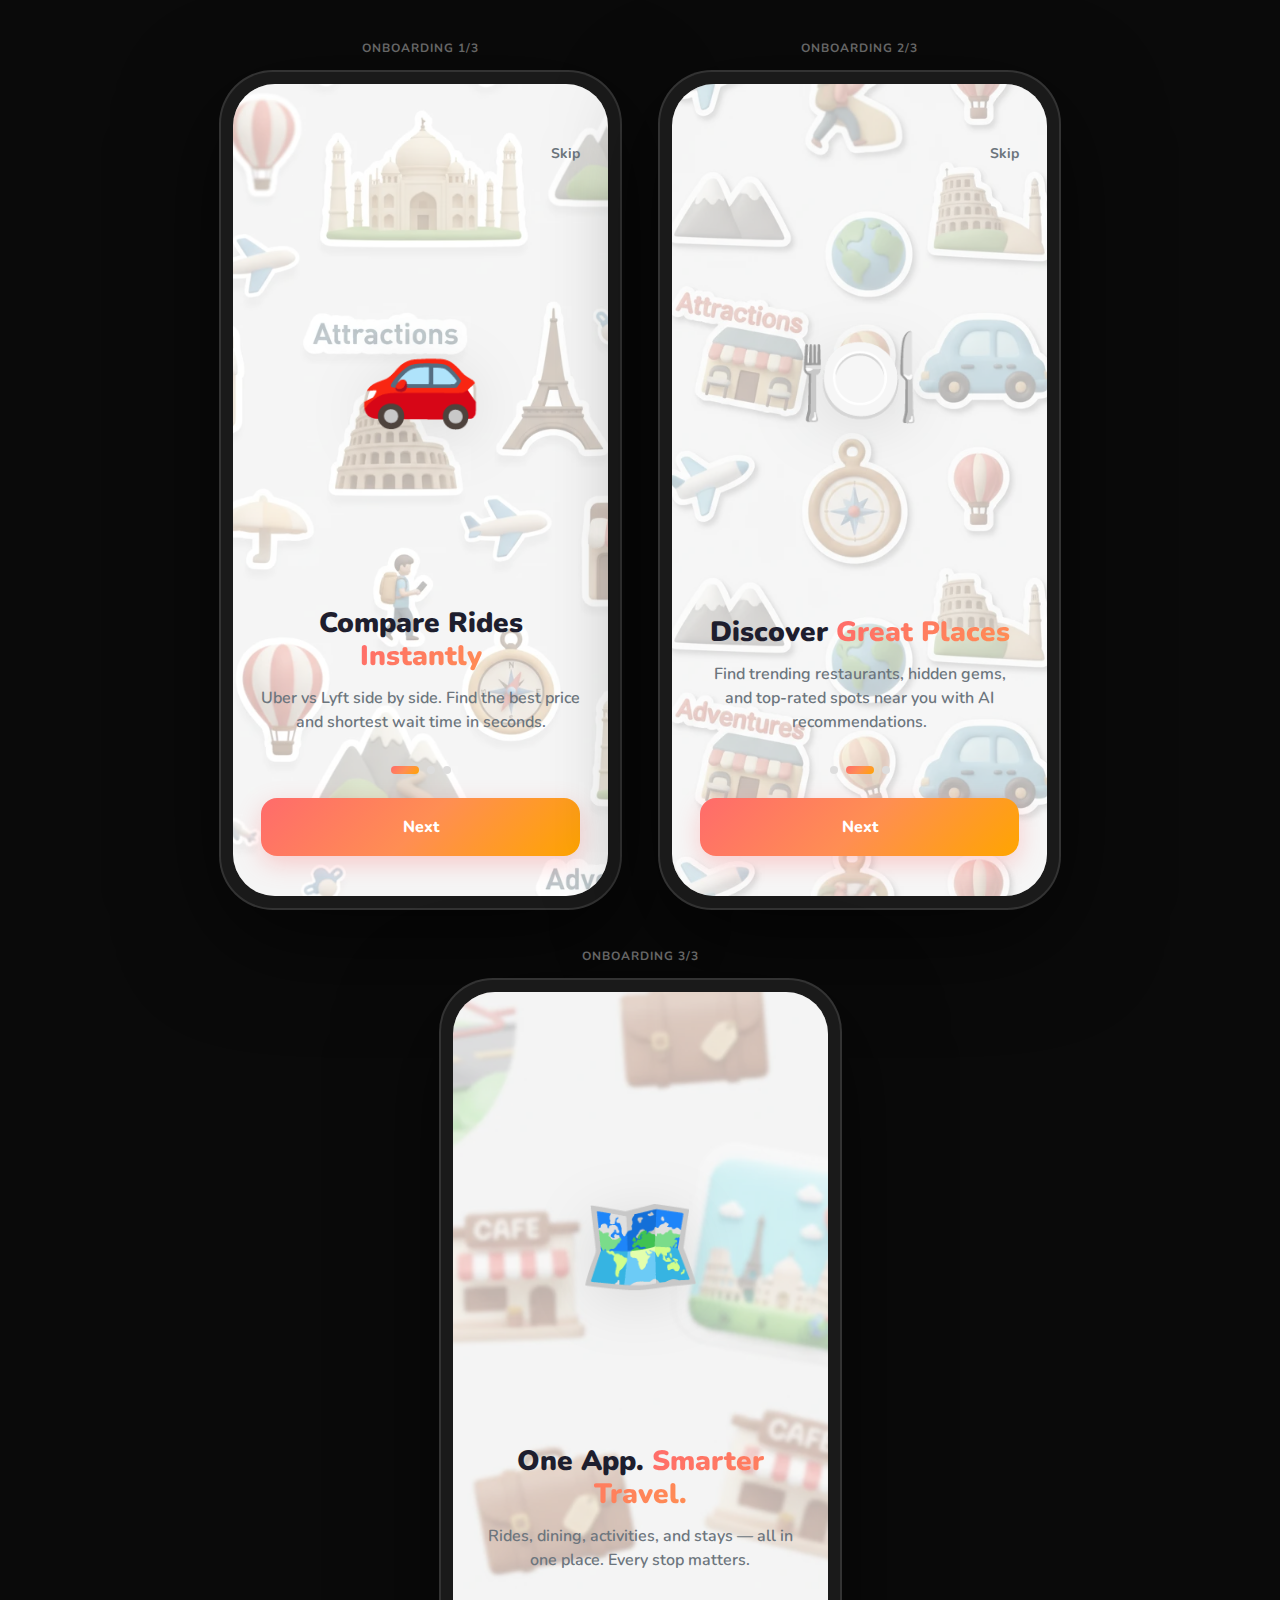
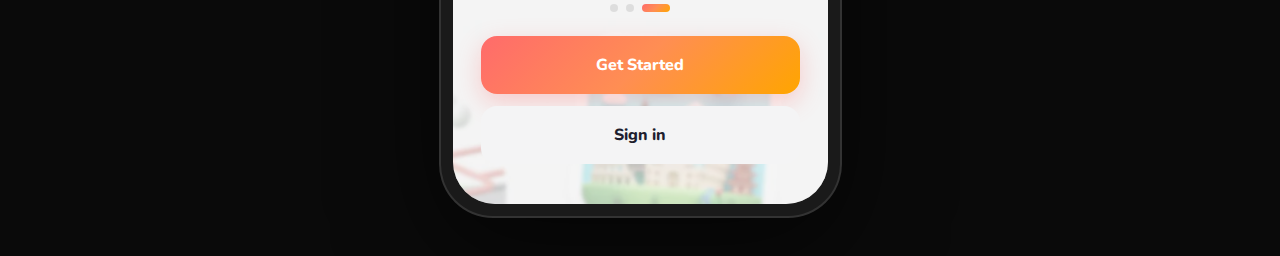
<file: assets/branding/hopwise-onboarding-screens.html>
<!DOCTYPE html>
<html lang="en">
<head>
    <meta charset="UTF-8">
    <meta name="viewport" content="width=device-width, initial-scale=1.0">
    <title>Hopwise — Onboarding Screens</title>
    <link href="https://fonts.googleapis.com/css2?family=Nunito:wght@400;600;700;800;900&display=swap" rel="stylesheet">
    <style>
        * { margin: 0; padding: 0; box-sizing: border-box; }
        
        body {
            font-family: 'Nunito', sans-serif;
            background: #0a0a0a;
            min-height: 100vh;
            display: flex;
            justify-content: center;
            align-items: flex-start;
            padding: 40px 20px;
            gap: 40px;
            flex-wrap: wrap;
        }
        
        .screen-wrapper {
            position: relative;
        }
        
        .screen-label {
            text-align: center;
            color: #666;
            font-size: 12px;
            font-weight: 700;
            text-transform: uppercase;
            letter-spacing: 1px;
            margin-bottom: 16px;
        }
        
        .phone {
            background: #1a1a1a;
            border-radius: 52px;
            padding: 12px;
            box-shadow: 0 0 0 2px #333, 0 30px 100px rgba(0,0,0,0.6);
        }
        
        .screen {
            background: #FFFFFF;
            border-radius: 42px;
            width: 375px;
            height: 812px;
            overflow: hidden;
            position: relative;
        }
        
        /* Sticker Backgrounds */
        .sticker-bg {
            position: absolute;
            inset: 0;
            background-size: cover;
            background-position: center;
            opacity: 0.35;
        }
        
        .sticker-bg-1 { background-image: url("[data-uri]"); }
        .sticker-bg-2 { background-image: url("[data-uri]"); }
        .sticker-bg-3 { background-image: url("[data-uri]"); }
        
        /* Onboarding Content */
        .onboarding {
            position: relative;
            height: 100%;
            display: flex;
            flex-direction: column;
            padding: 60px 28px 40px;
        }
        
        .onboarding-skip {
            position: absolute;
            top: 60px;
            right: 28px;
            font-size: 14px;
            font-weight: 700;
            color: #6C757D;
            cursor: pointer;
        }
        
        .onboarding-illustration {
            flex: 1;
            display: flex;
            align-items: center;
            justify-content: center;
        }
        
        .onboarding-icon {
            font-size: 100px;
            filter: drop-shadow(0 10px 30px rgba(0,0,0,0.1));
            animation: bounce 2s ease-in-out infinite;
        }
        
        @keyframes bounce {
            0%, 100% { transform: translateY(0); }
            50% { transform: translateY(-15px); }
        }
        
        .onboarding-text {
            text-align: center;
            margin-bottom: 32px;
        }
        
        .onboarding-title {
            font-size: 28px;
            font-weight: 900;
            color: #1E1E2E;
            margin-bottom: 12px;
            line-height: 1.2;
        }
        
        .onboarding-title span {
            background: linear-gradient(135deg, #FF6B6B, #FF8E53);
            -webkit-background-clip: text;
            -webkit-text-fill-color: transparent;
        }
        
        .onboarding-desc {
            font-size: 16px;
            color: #6C757D;
            font-weight: 600;
            line-height: 1.5;
        }
        
        /* Dots */
        .onboarding-dots {
            display: flex;
            justify-content: center;
            gap: 8px;
            margin-bottom: 24px;
        }
        
        .dot {
            width: 8px;
            height: 8px;
            border-radius: 50%;
            background: #ddd;
            transition: all 0.3s ease;
        }
        
        .dot.active {
            width: 28px;
            border-radius: 4px;
            background: linear-gradient(135deg, #FF6B6B, #FF8E53, #FFA500);
        }
        
        /* Button */
        .btn {
            width: 100%;
            padding: 18px;
            border: none;
            border-radius: 16px;
            font-size: 16px;
            font-weight: 800;
            cursor: pointer;
            transition: all 0.2s ease;
            font-family: 'Nunito', sans-serif;
        }
        
        .btn-primary {
            background: linear-gradient(135deg, #FF6B6B, #FF8E53, #FFA500);
            color: white;
            box-shadow: 0 8px 24px rgba(255,107,107,0.3);
        }
        
        .btn-primary:hover {
            transform: translateY(-2px);
            box-shadow: 0 12px 28px rgba(255,107,107,0.4);
        }
        
        .btn-secondary {
            background: #F4F4F5;
            color: #1E1E2E;
            margin-top: 12px;
        }
    </style>
</head>
<body>

    <!-- Onboarding Screen 1: Compare Rides -->
    <div class="screen-wrapper">
        <div class="screen-label">Onboarding 1/3</div>
        <div class="phone">
            <div class="screen">
                <div class="sticker-bg sticker-bg-1"></div>
                
                <div class="onboarding">
                    <span class="onboarding-skip">Skip</span>
                    
                    <div class="onboarding-illustration">
                        <div class="onboarding-icon">🚗</div>
                    </div>
                    
                    <div class="onboarding-text">
                        <h1 class="onboarding-title">Compare Rides <span>Instantly</span></h1>
                        <p class="onboarding-desc">Uber vs Lyft side by side. Find the best price and shortest wait time in seconds.</p>
                    </div>
                    
                    <div class="onboarding-dots">
                        <div class="dot active"></div>
                        <div class="dot"></div>
                        <div class="dot"></div>
                    </div>
                    
                    <button class="btn btn-primary">Next</button>
                </div>
            </div>
        </div>
    </div>

    <!-- Onboarding Screen 2: Discover Places -->
    <div class="screen-wrapper">
        <div class="screen-label">Onboarding 2/3</div>
        <div class="phone">
            <div class="screen">
                <div class="sticker-bg sticker-bg-2"></div>
                
                <div class="onboarding">
                    <span class="onboarding-skip">Skip</span>
                    
                    <div class="onboarding-illustration">
                        <div class="onboarding-icon">🍽️</div>
                    </div>
                    
                    <div class="onboarding-text">
                        <h1 class="onboarding-title">Discover <span>Great Places</span></h1>
                        <p class="onboarding-desc">Find trending restaurants, hidden gems, and top-rated spots near you with AI recommendations.</p>
                    </div>
                    
                    <div class="onboarding-dots">
                        <div class="dot"></div>
                        <div class="dot active"></div>
                        <div class="dot"></div>
                    </div>
                    
                    <button class="btn btn-primary">Next</button>
                </div>
            </div>
        </div>
    </div>

    <!-- Onboarding Screen 3: Plan Everything -->
    <div class="screen-wrapper">
        <div class="screen-label">Onboarding 3/3</div>
        <div class="phone">
            <div class="screen">
                <div class="sticker-bg sticker-bg-3"></div>
                
                <div class="onboarding">
                    <span class="onboarding-skip"></span>
                    
                    <div class="onboarding-illustration">
                        <div class="onboarding-icon">🗺️</div>
                    </div>
                    
                    <div class="onboarding-text">
                        <h1 class="onboarding-title">One App. <span>Smarter Travel.</span></h1>
                        <p class="onboarding-desc">Rides, dining, activities, and stays — all in one place. Every stop matters.</p>
                    </div>
                    
                    <div class="onboarding-dots">
                        <div class="dot"></div>
                        <div class="dot"></div>
                        <div class="dot active"></div>
                    </div>
                    
                    <button class="btn btn-primary">Get Started</button>
                    <button class="btn btn-secondary">Sign in</button>
                </div>
            </div>
        </div>
    </div>

</body>
</html>
</file>
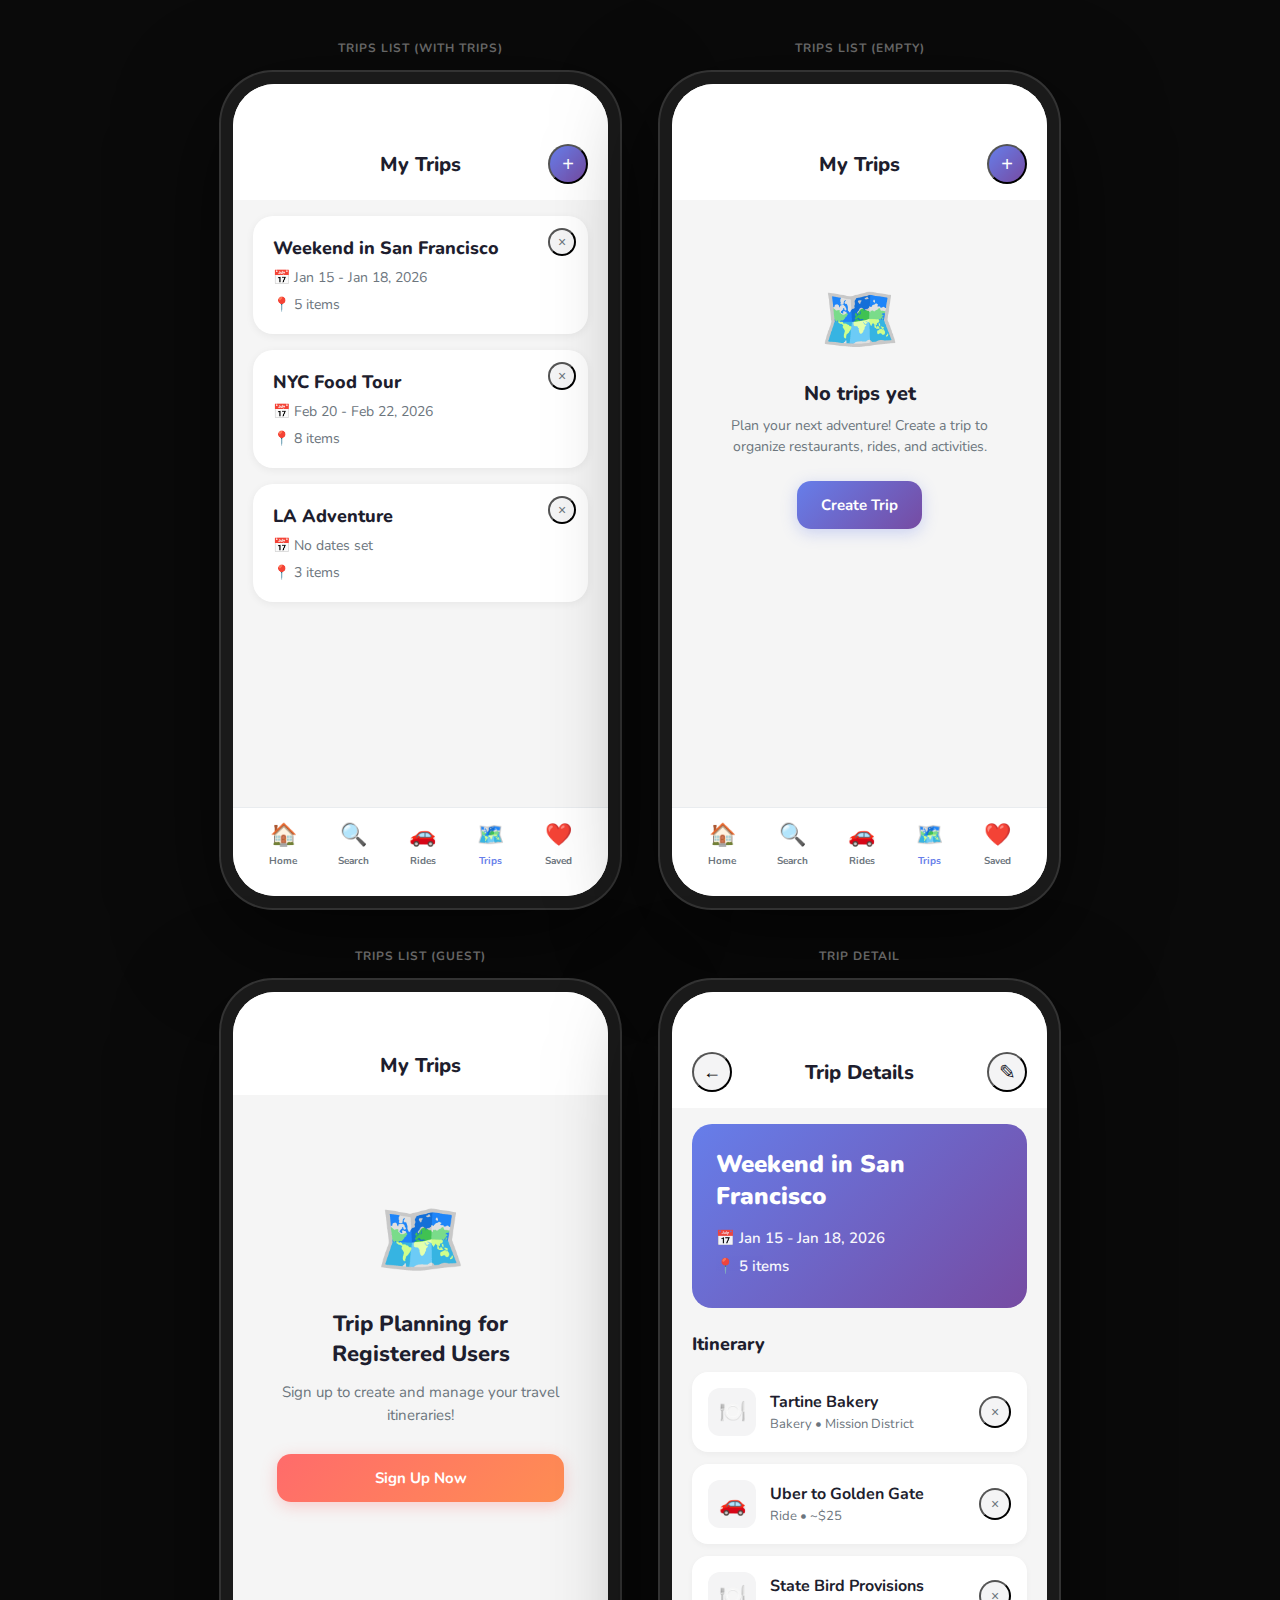
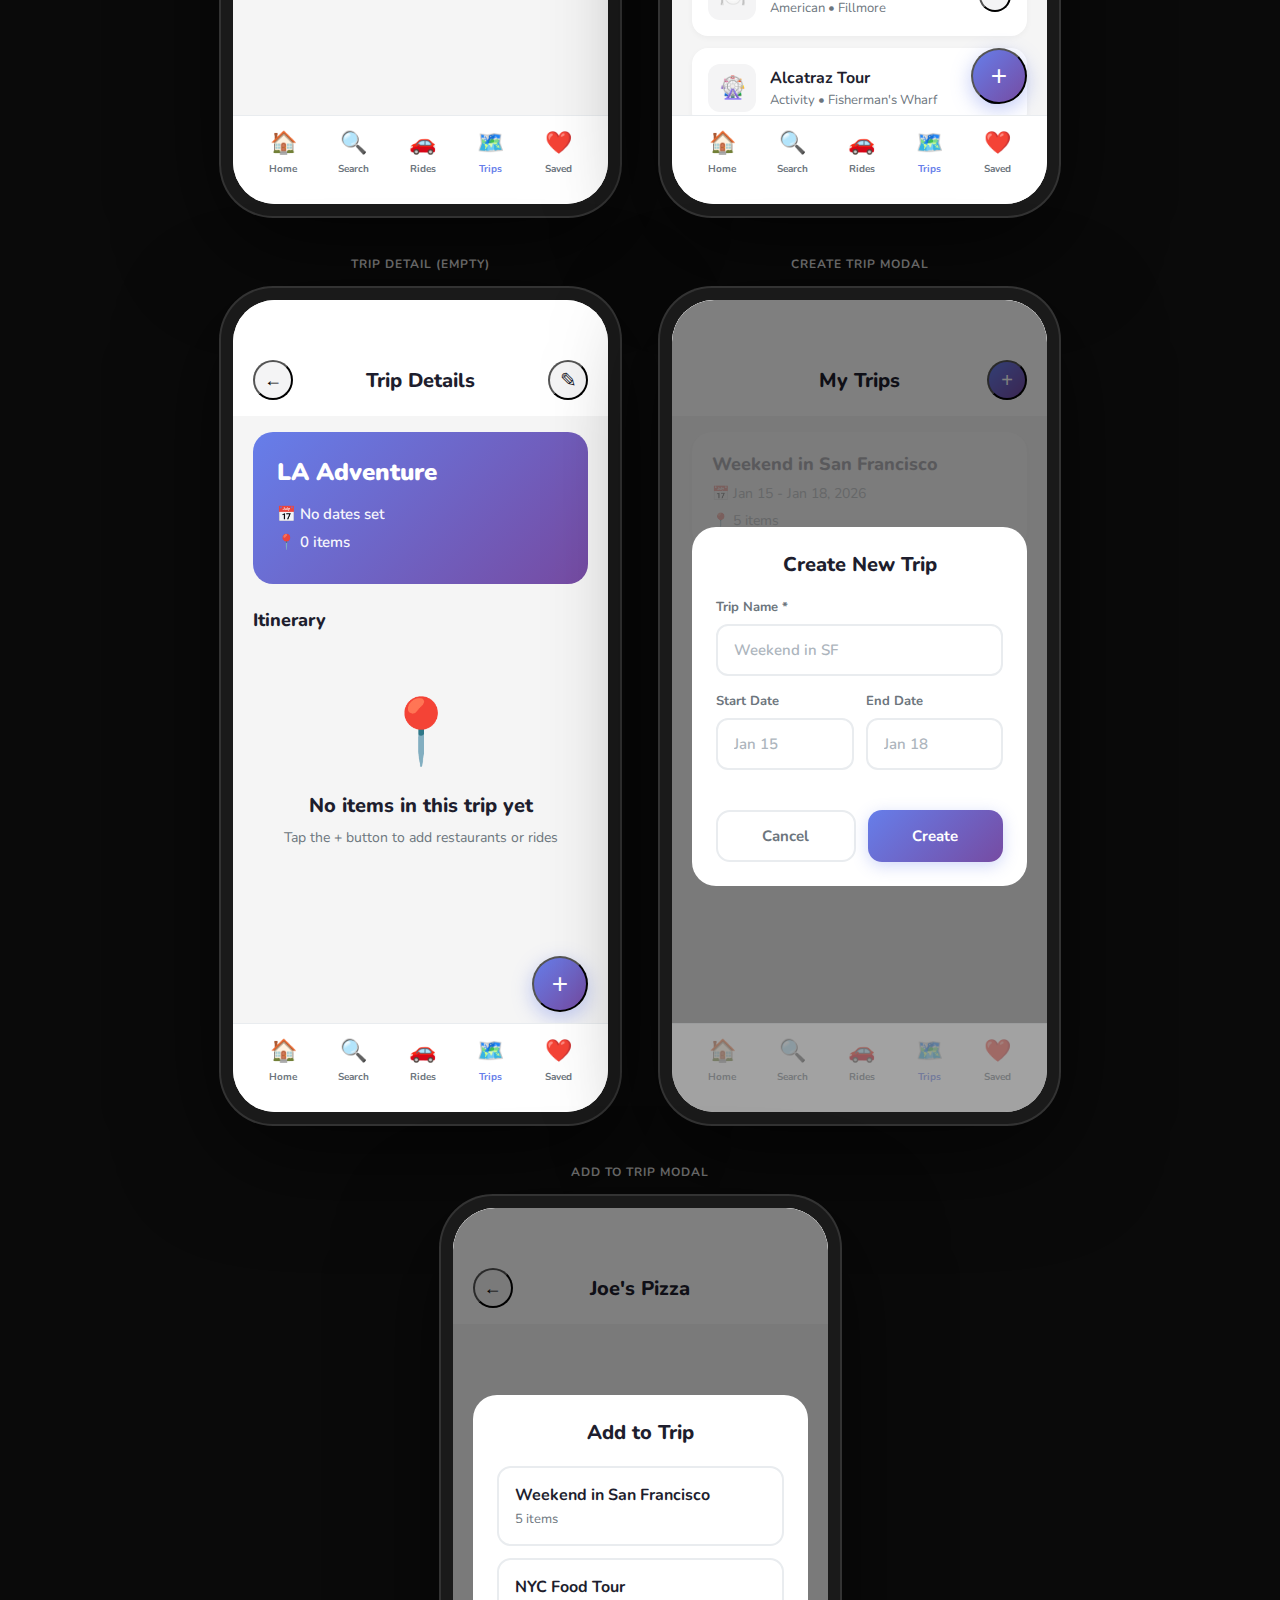
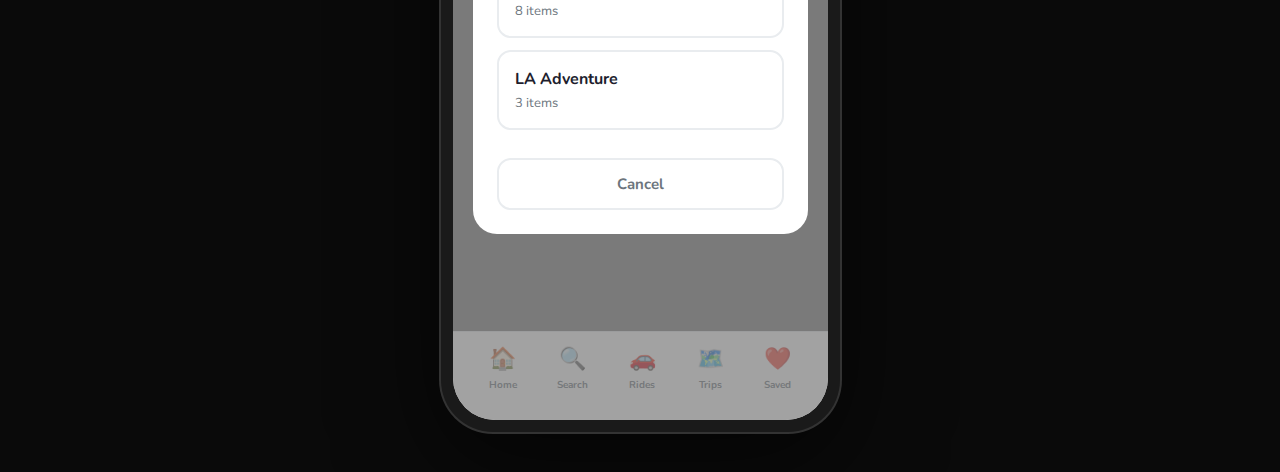
<file: assets/branding/hopwise-trip-pages.html>
<!DOCTYPE html>
<html lang="en">
<head>
    <meta charset="UTF-8">
    <meta name="viewport" content="width=device-width, initial-scale=1.0">
    <title>Hopwise — Trip Pages</title>
    <link href="https://fonts.googleapis.com/css2?family=Nunito:wght@400;600;700;800;900&display=swap" rel="stylesheet">
    <style>
        * { margin: 0; padding: 0; box-sizing: border-box; }
        
        body {
            font-family: 'Nunito', sans-serif;
            background: #0a0a0a;
            min-height: 100vh;
            display: flex;
            justify-content: center;
            align-items: flex-start;
            padding: 40px 20px;
            gap: 40px;
            flex-wrap: wrap;
        }
        
        .screen-wrapper {
            position: relative;
        }
        
        .screen-label {
            text-align: center;
            color: #666;
            font-size: 12px;
            font-weight: 700;
            text-transform: uppercase;
            letter-spacing: 1px;
            margin-bottom: 16px;
        }
        
        .phone {
            background: #1a1a1a;
            border-radius: 52px;
            padding: 12px;
            box-shadow: 0 0 0 2px #333, 0 30px 100px rgba(0,0,0,0.6);
        }
        
        .screen {
            background: #F5F5F5;
            border-radius: 42px;
            width: 375px;
            height: 812px;
            overflow: hidden;
            position: relative;
        }
        
        /* Header */
        .header {
            background: #FFFFFF;
            padding: 60px 20px 16px;
            display: flex;
            align-items: center;
            justify-content: space-between;
        }
        
        .header-back {
            width: 40px;
            height: 40px;
            border-radius: 50%;
            background: #F4F4F5;
            display: flex;
            align-items: center;
            justify-content: center;
            font-size: 18px;
            cursor: pointer;
        }
        
        .header-title {
            font-size: 20px;
            font-weight: 800;
            color: #1E1E2E;
        }
        
        .header-action {
            width: 40px;
            height: 40px;
            border-radius: 50%;
            background: linear-gradient(135deg, #667eea, #764ba2);
            display: flex;
            align-items: center;
            justify-content: center;
            font-size: 20px;
            color: white;
            cursor: pointer;
        }
        
        .header-action-secondary {
            background: #F4F4F5;
            color: #1E1E2E;
        }
        
        /* Content Area */
        .content {
            padding: 16px 20px;
            padding-bottom: 100px;
            overflow-y: auto;
            height: calc(100% - 120px);
        }
        
        /* Trip Card */
        .trip-card {
            background: #FFFFFF;
            border-radius: 20px;
            padding: 20px;
            margin-bottom: 16px;
            box-shadow: 0 2px 8px rgba(0,0,0,0.06);
            position: relative;
            cursor: pointer;
            transition: all 0.2s ease;
        }
        
        .trip-card:hover {
            transform: translateY(-2px);
            box-shadow: 0 4px 16px rgba(0,0,0,0.1);
        }
        
        .trip-card-delete {
            position: absolute;
            top: 12px;
            right: 12px;
            width: 28px;
            height: 28px;
            border-radius: 50%;
            background: #F4F4F5;
            display: flex;
            align-items: center;
            justify-content: center;
            font-size: 14px;
            color: #6C757D;
            cursor: pointer;
        }
        
        .trip-card-delete:hover {
            background: #FEE2E2;
            color: #EF4444;
        }
        
        .trip-card-name {
            font-size: 18px;
            font-weight: 800;
            color: #1E1E2E;
            margin-bottom: 8px;
            padding-right: 30px;
        }
        
        .trip-card-dates {
            font-size: 14px;
            color: #6C757D;
            margin-bottom: 8px;
            display: flex;
            align-items: center;
            gap: 6px;
        }
        
        .trip-card-count {
            font-size: 14px;
            color: #6C757D;
            display: flex;
            align-items: center;
            gap: 6px;
        }
        
        /* Empty State */
        .empty-state {
            text-align: center;
            padding: 60px 20px;
        }
        
        .empty-state-icon {
            font-size: 64px;
            margin-bottom: 16px;
        }
        
        .empty-state-title {
            font-size: 20px;
            font-weight: 800;
            color: #1E1E2E;
            margin-bottom: 8px;
        }
        
        .empty-state-text {
            font-size: 14px;
            color: #6C757D;
            margin-bottom: 24px;
            line-height: 1.5;
        }
        
        /* Buttons */
        .btn {
            display: inline-flex;
            align-items: center;
            justify-content: center;
            gap: 8px;
            padding: 14px 24px;
            border-radius: 14px;
            font-size: 15px;
            font-weight: 700;
            cursor: pointer;
            transition: all 0.2s ease;
            border: none;
            font-family: 'Nunito', sans-serif;
        }
        
        .btn-primary {
            background: linear-gradient(135deg, #667eea, #764ba2);
            color: white;
            box-shadow: 0 4px 16px rgba(102,126,234,0.3);
        }
        
        .btn-primary:hover {
            transform: translateY(-2px);
            box-shadow: 0 6px 20px rgba(102,126,234,0.4);
        }
        
        .btn-orange {
            background: linear-gradient(135deg, #FF6B6B, #FF8E53);
            color: white;
            box-shadow: 0 4px 16px rgba(255,107,107,0.3);
        }
        
        .btn-secondary {
            background: transparent;
            color: #6C757D;
            border: 2px solid #E9ECEF;
        }
        
        .btn-block {
            width: 100%;
        }
        
        /* Trip Info Card (Detail Page) */
        .trip-info-card {
            background: linear-gradient(135deg, #667eea, #764ba2);
            border-radius: 20px;
            padding: 24px;
            color: white;
            margin-bottom: 24px;
        }
        
        .trip-info-name {
            font-size: 24px;
            font-weight: 900;
            margin-bottom: 16px;
        }
        
        .trip-info-row {
            display: flex;
            align-items: center;
            gap: 8px;
            font-size: 15px;
            font-weight: 600;
            margin-bottom: 8px;
            opacity: 0.95;
        }
        
        /* Section */
        .section-title {
            font-size: 18px;
            font-weight: 800;
            color: #1E1E2E;
            margin-bottom: 16px;
        }
        
        /* Itinerary Item */
        .itinerary-item {
            background: #FFFFFF;
            border-radius: 16px;
            padding: 16px;
            margin-bottom: 12px;
            display: flex;
            align-items: center;
            gap: 14px;
            box-shadow: 0 2px 6px rgba(0,0,0,0.04);
        }
        
        .itinerary-icon {
            width: 48px;
            height: 48px;
            border-radius: 12px;
            background: #F4F4F5;
            display: flex;
            align-items: center;
            justify-content: center;
            font-size: 22px;
        }
        
        .itinerary-content {
            flex: 1;
        }
        
        .itinerary-name {
            font-size: 16px;
            font-weight: 700;
            color: #1E1E2E;
            margin-bottom: 2px;
        }
        
        .itinerary-meta {
            font-size: 13px;
            color: #6C757D;
        }
        
        .itinerary-remove {
            width: 32px;
            height: 32px;
            border-radius: 50%;
            background: #F4F4F5;
            display: flex;
            align-items: center;
            justify-content: center;
            font-size: 14px;
            color: #6C757D;
            cursor: pointer;
        }
        
        .itinerary-remove:hover {
            background: #FEE2E2;
            color: #EF4444;
        }
        
        /* FAB */
        .fab {
            position: absolute;
            bottom: 100px;
            right: 20px;
            width: 56px;
            height: 56px;
            border-radius: 50%;
            background: linear-gradient(135deg, #667eea, #764ba2);
            display: flex;
            align-items: center;
            justify-content: center;
            font-size: 28px;
            color: white;
            box-shadow: 0 6px 20px rgba(102,126,234,0.4);
            cursor: pointer;
            transition: all 0.2s ease;
        }
        
        .fab:hover {
            transform: scale(1.1);
            box-shadow: 0 8px 28px rgba(102,126,234,0.5);
        }
        
        /* Bottom Nav */
        .bottom-nav {
            position: absolute;
            bottom: 0;
            left: 0;
            right: 0;
            background: #FFFFFF;
            border-top: 1px solid #E9ECEF;
            display: flex;
            justify-content: space-around;
            padding: 12px 16px 28px;
        }
        
        .nav-item {
            display: flex;
            flex-direction: column;
            align-items: center;
            gap: 4px;
            font-size: 10px;
            font-weight: 700;
            color: #6C757D;
            cursor: pointer;
        }
        
        .nav-item.active {
            color: #667eea;
        }
        
        .nav-item .icon {
            font-size: 22px;
        }
        
        /* Modal Overlay */
        .modal-overlay {
            position: absolute;
            inset: 0;
            background: rgba(0,0,0,0.5);
            display: flex;
            align-items: center;
            justify-content: center;
            padding: 20px;
            border-radius: 42px;
        }
        
        .modal {
            background: #FFFFFF;
            border-radius: 24px;
            padding: 24px;
            width: 100%;
            max-width: 340px;
        }
        
        .modal-title {
            font-size: 20px;
            font-weight: 800;
            color: #1E1E2E;
            margin-bottom: 20px;
            text-align: center;
        }
        
        .form-group {
            margin-bottom: 16px;
        }
        
        .form-label {
            display: block;
            font-size: 13px;
            font-weight: 700;
            color: #6C757D;
            margin-bottom: 8px;
        }
        
        .form-input {
            width: 100%;
            padding: 14px 16px;
            border: 2px solid #E9ECEF;
            border-radius: 12px;
            font-size: 15px;
            font-family: 'Nunito', sans-serif;
            font-weight: 600;
            transition: border-color 0.2s;
        }
        
        .form-input:focus {
            outline: none;
            border-color: #667eea;
        }
        
        .form-input::placeholder {
            color: #ADB5BD;
        }
        
        .form-row {
            display: flex;
            gap: 12px;
        }
        
        .form-row .form-group {
            flex: 1;
        }
        
        .modal-actions {
            display: flex;
            gap: 12px;
            margin-top: 24px;
        }
        
        .modal-actions .btn {
            flex: 1;
        }
        
        /* Add to Trip Modal */
        .trip-select-item {
            padding: 16px;
            border: 2px solid #E9ECEF;
            border-radius: 14px;
            margin-bottom: 12px;
            cursor: pointer;
            transition: all 0.2s;
        }
        
        .trip-select-item:hover {
            border-color: #667eea;
            background: #F8F9FF;
        }
        
        .trip-select-name {
            font-size: 16px;
            font-weight: 700;
            color: #1E1E2E;
            margin-bottom: 4px;
        }
        
        .trip-select-count {
            font-size: 13px;
            color: #6C757D;
        }
        
        /* Guest State */
        .guest-state {
            text-align: center;
            padding: 80px 24px;
        }
        
        .guest-state-icon {
            font-size: 72px;
            margin-bottom: 20px;
        }
        
        .guest-state-title {
            font-size: 22px;
            font-weight: 800;
            color: #1E1E2E;
            margin-bottom: 12px;
        }
        
        .guest-state-text {
            font-size: 15px;
            color: #6C757D;
            margin-bottom: 28px;
            line-height: 1.5;
        }
    </style>
</head>
<body>

    <!-- ========== TRIPS LIST PAGE ========== -->
    <div class="screen-wrapper">
        <div class="screen-label">Trips List (With Trips)</div>
        <div class="phone">
            <div class="screen">
                <header class="header">
                    <div style="width: 40px;"></div>
                    <h1 class="header-title">My Trips</h1>
                    <button class="header-action">+</button>
                </header>
                
                <div class="content">
                    <div class="trip-card">
                        <button class="trip-card-delete">×</button>
                        <h3 class="trip-card-name">Weekend in San Francisco</h3>
                        <div class="trip-card-dates">📅 Jan 15 - Jan 18, 2026</div>
                        <div class="trip-card-count">📍 5 items</div>
                    </div>
                    
                    <div class="trip-card">
                        <button class="trip-card-delete">×</button>
                        <h3 class="trip-card-name">NYC Food Tour</h3>
                        <div class="trip-card-dates">📅 Feb 20 - Feb 22, 2026</div>
                        <div class="trip-card-count">📍 8 items</div>
                    </div>
                    
                    <div class="trip-card">
                        <button class="trip-card-delete">×</button>
                        <h3 class="trip-card-name">LA Adventure</h3>
                        <div class="trip-card-dates">📅 No dates set</div>
                        <div class="trip-card-count">📍 3 items</div>
                    </div>
                </div>
                
                <nav class="bottom-nav">
                    <div class="nav-item"><span class="icon">🏠</span>Home</div>
                    <div class="nav-item"><span class="icon">🔍</span>Search</div>
                    <div class="nav-item"><span class="icon">🚗</span>Rides</div>
                    <div class="nav-item active"><span class="icon">🗺️</span>Trips</div>
                    <div class="nav-item"><span class="icon">❤️</span>Saved</div>
                </nav>
            </div>
        </div>
    </div>

    <!-- ========== TRIPS LIST - EMPTY STATE ========== -->
    <div class="screen-wrapper">
        <div class="screen-label">Trips List (Empty)</div>
        <div class="phone">
            <div class="screen">
                <header class="header">
                    <div style="width: 40px;"></div>
                    <h1 class="header-title">My Trips</h1>
                    <button class="header-action">+</button>
                </header>
                
                <div class="content">
                    <div class="empty-state">
                        <div class="empty-state-icon">🗺️</div>
                        <h3 class="empty-state-title">No trips yet</h3>
                        <p class="empty-state-text">Plan your next adventure! Create a trip to organize restaurants, rides, and activities.</p>
                        <button class="btn btn-primary">Create Trip</button>
                    </div>
                </div>
                
                <nav class="bottom-nav">
                    <div class="nav-item"><span class="icon">🏠</span>Home</div>
                    <div class="nav-item"><span class="icon">🔍</span>Search</div>
                    <div class="nav-item"><span class="icon">🚗</span>Rides</div>
                    <div class="nav-item active"><span class="icon">🗺️</span>Trips</div>
                    <div class="nav-item"><span class="icon">❤️</span>Saved</div>
                </nav>
            </div>
        </div>
    </div>

    <!-- ========== TRIPS LIST - GUEST STATE ========== -->
    <div class="screen-wrapper">
        <div class="screen-label">Trips List (Guest)</div>
        <div class="phone">
            <div class="screen">
                <header class="header">
                    <div style="width: 40px;"></div>
                    <h1 class="header-title">My Trips</h1>
                    <div style="width: 40px;"></div>
                </header>
                
                <div class="content">
                    <div class="guest-state">
                        <div class="guest-state-icon">🗺️</div>
                        <h3 class="guest-state-title">Trip Planning for Registered Users</h3>
                        <p class="guest-state-text">Sign up to create and manage your travel itineraries!</p>
                        <button class="btn btn-orange btn-block">Sign Up Now</button>
                    </div>
                </div>
                
                <nav class="bottom-nav">
                    <div class="nav-item"><span class="icon">🏠</span>Home</div>
                    <div class="nav-item"><span class="icon">🔍</span>Search</div>
                    <div class="nav-item"><span class="icon">🚗</span>Rides</div>
                    <div class="nav-item active"><span class="icon">🗺️</span>Trips</div>
                    <div class="nav-item"><span class="icon">❤️</span>Saved</div>
                </nav>
            </div>
        </div>
    </div>

    <!-- ========== TRIP DETAIL PAGE ========== -->
    <div class="screen-wrapper">
        <div class="screen-label">Trip Detail</div>
        <div class="phone">
            <div class="screen">
                <header class="header">
                    <button class="header-back">←</button>
                    <h1 class="header-title">Trip Details</h1>
                    <button class="header-action header-action-secondary">✎</button>
                </header>
                
                <div class="content">
                    <div class="trip-info-card">
                        <h2 class="trip-info-name">Weekend in San Francisco</h2>
                        <div class="trip-info-row">📅 Jan 15 - Jan 18, 2026</div>
                        <div class="trip-info-row">📍 5 items</div>
                    </div>
                    
                    <h3 class="section-title">Itinerary</h3>
                    
                    <div class="itinerary-item">
                        <div class="itinerary-icon">🍽️</div>
                        <div class="itinerary-content">
                            <div class="itinerary-name">Tartine Bakery</div>
                            <div class="itinerary-meta">Bakery • Mission District</div>
                        </div>
                        <button class="itinerary-remove">×</button>
                    </div>
                    
                    <div class="itinerary-item">
                        <div class="itinerary-icon">🚗</div>
                        <div class="itinerary-content">
                            <div class="itinerary-name">Uber to Golden Gate</div>
                            <div class="itinerary-meta">Ride • ~$25</div>
                        </div>
                        <button class="itinerary-remove">×</button>
                    </div>
                    
                    <div class="itinerary-item">
                        <div class="itinerary-icon">🍽️</div>
                        <div class="itinerary-content">
                            <div class="itinerary-name">State Bird Provisions</div>
                            <div class="itinerary-meta">American • Fillmore</div>
                        </div>
                        <button class="itinerary-remove">×</button>
                    </div>
                    
                    <div class="itinerary-item">
                        <div class="itinerary-icon">🎡</div>
                        <div class="itinerary-content">
                            <div class="itinerary-name">Alcatraz Tour</div>
                            <div class="itinerary-meta">Activity • Fisherman's Wharf</div>
                        </div>
                        <button class="itinerary-remove">×</button>
                    </div>
                    
                    <div class="itinerary-item">
                        <div class="itinerary-icon">🍽️</div>
                        <div class="itinerary-content">
                            <div class="itinerary-name">Hog Island Oyster</div>
                            <div class="itinerary-meta">Seafood • Ferry Building</div>
                        </div>
                        <button class="itinerary-remove">×</button>
                    </div>
                </div>
                
                <button class="fab">+</button>
                
                <nav class="bottom-nav">
                    <div class="nav-item"><span class="icon">🏠</span>Home</div>
                    <div class="nav-item"><span class="icon">🔍</span>Search</div>
                    <div class="nav-item"><span class="icon">🚗</span>Rides</div>
                    <div class="nav-item active"><span class="icon">🗺️</span>Trips</div>
                    <div class="nav-item"><span class="icon">❤️</span>Saved</div>
                </nav>
            </div>
        </div>
    </div>

    <!-- ========== TRIP DETAIL - EMPTY ========== -->
    <div class="screen-wrapper">
        <div class="screen-label">Trip Detail (Empty)</div>
        <div class="phone">
            <div class="screen">
                <header class="header">
                    <button class="header-back">←</button>
                    <h1 class="header-title">Trip Details</h1>
                    <button class="header-action header-action-secondary">✎</button>
                </header>
                
                <div class="content">
                    <div class="trip-info-card">
                        <h2 class="trip-info-name">LA Adventure</h2>
                        <div class="trip-info-row">📅 No dates set</div>
                        <div class="trip-info-row">📍 0 items</div>
                    </div>
                    
                    <h3 class="section-title">Itinerary</h3>
                    
                    <div class="empty-state" style="padding: 40px 20px;">
                        <div class="empty-state-icon">📍</div>
                        <h3 class="empty-state-title">No items in this trip yet</h3>
                        <p class="empty-state-text">Tap the + button to add restaurants or rides</p>
                    </div>
                </div>
                
                <button class="fab">+</button>
                
                <nav class="bottom-nav">
                    <div class="nav-item"><span class="icon">🏠</span>Home</div>
                    <div class="nav-item"><span class="icon">🔍</span>Search</div>
                    <div class="nav-item"><span class="icon">🚗</span>Rides</div>
                    <div class="nav-item active"><span class="icon">🗺️</span>Trips</div>
                    <div class="nav-item"><span class="icon">❤️</span>Saved</div>
                </nav>
            </div>
        </div>
    </div>

    <!-- ========== CREATE TRIP MODAL ========== -->
    <div class="screen-wrapper">
        <div class="screen-label">Create Trip Modal</div>
        <div class="phone">
            <div class="screen">
                <header class="header">
                    <div style="width: 40px;"></div>
                    <h1 class="header-title">My Trips</h1>
                    <button class="header-action">+</button>
                </header>
                
                <div class="content" style="opacity: 0.3;">
                    <div class="trip-card">
                        <h3 class="trip-card-name">Weekend in San Francisco</h3>
                        <div class="trip-card-dates">📅 Jan 15 - Jan 18, 2026</div>
                        <div class="trip-card-count">📍 5 items</div>
                    </div>
                </div>
                
                <div class="modal-overlay">
                    <div class="modal">
                        <h2 class="modal-title">Create New Trip</h2>
                        
                        <div class="form-group">
                            <label class="form-label">Trip Name *</label>
                            <input type="text" class="form-input" placeholder="Weekend in SF">
                        </div>
                        
                        <div class="form-row">
                            <div class="form-group">
                                <label class="form-label">Start Date</label>
                                <input type="text" class="form-input" placeholder="Jan 15">
                            </div>
                            <div class="form-group">
                                <label class="form-label">End Date</label>
                                <input type="text" class="form-input" placeholder="Jan 18">
                            </div>
                        </div>
                        
                        <div class="modal-actions">
                            <button class="btn btn-secondary">Cancel</button>
                            <button class="btn btn-primary">Create</button>
                        </div>
                    </div>
                </div>
                
                <nav class="bottom-nav" style="opacity: 0.3;">
                    <div class="nav-item"><span class="icon">🏠</span>Home</div>
                    <div class="nav-item"><span class="icon">🔍</span>Search</div>
                    <div class="nav-item"><span class="icon">🚗</span>Rides</div>
                    <div class="nav-item active"><span class="icon">🗺️</span>Trips</div>
                    <div class="nav-item"><span class="icon">❤️</span>Saved</div>
                </nav>
            </div>
        </div>
    </div>

    <!-- ========== ADD TO TRIP MODAL ========== -->
    <div class="screen-wrapper">
        <div class="screen-label">Add to Trip Modal</div>
        <div class="phone">
            <div class="screen">
                <header class="header">
                    <button class="header-back">←</button>
                    <h1 class="header-title">Joe's Pizza</h1>
                    <div style="width: 40px;"></div>
                </header>
                
                <div class="content" style="opacity: 0.3;">
                    <!-- Background content -->
                </div>
                
                <div class="modal-overlay">
                    <div class="modal">
                        <h2 class="modal-title">Add to Trip</h2>
                        
                        <div class="trip-select-item">
                            <div class="trip-select-name">Weekend in San Francisco</div>
                            <div class="trip-select-count">5 items</div>
                        </div>
                        
                        <div class="trip-select-item">
                            <div class="trip-select-name">NYC Food Tour</div>
                            <div class="trip-select-count">8 items</div>
                        </div>
                        
                        <div class="trip-select-item">
                            <div class="trip-select-name">LA Adventure</div>
                            <div class="trip-select-count">3 items</div>
                        </div>
                        
                        <button class="btn btn-secondary btn-block" style="margin-top: 16px;">Cancel</button>
                    </div>
                </div>
                
                <nav class="bottom-nav" style="opacity: 0.3;">
                    <div class="nav-item"><span class="icon">🏠</span>Home</div>
                    <div class="nav-item"><span class="icon">🔍</span>Search</div>
                    <div class="nav-item"><span class="icon">🚗</span>Rides</div>
                    <div class="nav-item"><span class="icon">🗺️</span>Trips</div>
                    <div class="nav-item"><span class="icon">❤️</span>Saved</div>
                </nav>
            </div>
        </div>
    </div>

</body>
</html>
</file>
<file: frontend/css/app.css>
/* ================================================================
   HOPWISE APP - DESIGN SYSTEM & COMPONENTS
   Version: 1.0.0
   ================================================================ */

/* --------------------------------
   1. CSS VARIABLES (Design Tokens)
   -------------------------------- */
:root {
    /* Brand Colors */
    --color-sunset-red: #FF6B6B;
    --color-sunset-orange: #FF8E53;
    --color-sunset-gold: #FFA500;
    --color-sky-blue: #87CEEB;
    
    /* Gradients */
    --gradient-sunset: linear-gradient(135deg, #FF6B6B, #FF8E53, #FFA500);
    --gradient-sunset-2: linear-gradient(135deg, #FF6B6B, #FF8E53);
    
    /* Neutral Colors */
    --color-dark: #1E1E2E;
    --color-gray-900: #212529;
    --color-gray-700: #495057;
    --color-gray-500: #6C757D;
    --color-gray-300: #DEE2E6;
    --color-gray-200: #E9ECEF;
    --color-gray-100: #F4F4F5;
    --color-gray-50: #F8F9FA;
    --color-white: #FFFFFF;
    
    /* Semantic Colors */
    --color-success: #10B981;
    --color-warning: #F59E0B;
    --color-error: #EF4444;
    --color-info: #3B82F6;
    
    /* Typography */
    --font-family: 'Nunito', -apple-system, BlinkMacSystemFont, sans-serif;
    --font-weight-regular: 400;
    --font-weight-medium: 600;
    --font-weight-bold: 700;
    --font-weight-extrabold: 800;
    --font-weight-black: 900;
    
    /* Font Sizes */
    --text-xs: 10px;
    --text-sm: 12px;
    --text-base: 14px;
    --text-md: 15px;
    --text-lg: 16px;
    --text-xl: 18px;
    --text-2xl: 20px;
    --text-3xl: 24px;
    --text-4xl: 28px;
    
    /* Spacing */
    --space-1: 4px;
    --space-2: 8px;
    --space-3: 12px;
    --space-4: 16px;
    --space-5: 20px;
    --space-6: 24px;
    --space-8: 32px;
    --space-10: 40px;
    
    /* Border Radius */
    --radius-sm: 8px;
    --radius-md: 12px;
    --radius-lg: 16px;
    --radius-xl: 20px;
    --radius-2xl: 24px;
    --radius-full: 9999px;
    
    /* Shadows */
    --shadow-sm: 0 1px 2px rgba(0,0,0,0.05);
    --shadow-md: 0 4px 12px rgba(0,0,0,0.08);
    --shadow-lg: 0 8px 24px rgba(0,0,0,0.12);
    --shadow-xl: 0 12px 32px rgba(0,0,0,0.15);
    
    /* Transitions */
    --transition-fast: 0.15s ease;
    --transition-base: 0.2s ease;
    --transition-smooth: 0.3s cubic-bezier(0.4, 0, 0.2, 1);
    
    /* Z-Index */
    --z-dropdown: 100;
    --z-sticky: 200;
    --z-modal: 300;
    --z-toast: 400;
}

/* --------------------------------
   2. RESET & BASE STYLES
   -------------------------------- */
*, *::before, *::after {
    margin: 0;
    padding: 0;
    box-sizing: border-box;
}

html {
    font-size: 16px;
    -webkit-font-smoothing: antialiased;
    -moz-osx-font-smoothing: grayscale;
}

body {
    font-family: var(--font-family);
    font-weight: var(--font-weight-medium);
    color: var(--color-dark);
    background: var(--color-gray-50);
    line-height: 1.5;
}

img {
    max-width: 100%;
    height: auto;
    display: block;
}

button {
    font-family: inherit;
    cursor: pointer;
    border: none;
    background: none;
}

input, textarea {
    font-family: inherit;
    border: none;
    outline: none;
}

a {
    text-decoration: none;
    color: inherit;
}

/* --------------------------------
   3. APP SHELL
   -------------------------------- */
.app {
    max-width: 430px;
    margin: 0 auto;
    min-height: 100vh;
    background: var(--color-white);
    position: relative;
    overflow-x: hidden;
}

.app-content {
    padding-bottom: 80px; /* Space for bottom nav */
    min-height: 100vh;
}

/* Page Container */
.page {
    display: none;
    animation: fadeIn 0.2s ease;
}

.page.active {
    display: block;
}

@keyframes fadeIn {
    from { opacity: 0; }
    to { opacity: 1; }
}

/* --------------------------------
   4. HEADER COMPONENT
   -------------------------------- */
.header {
    position: sticky;
    top: 0;
    z-index: var(--z-sticky);
    background: var(--color-white);
    padding: var(--space-4);
    display: flex;
    align-items: center;
    gap: var(--space-3);
}

.header-back {
    width: 40px;
    height: 40px;
    border-radius: var(--radius-full);
    background: var(--color-gray-50);
    display: flex;
    align-items: center;
    justify-content: center;
    font-size: var(--text-xl);
    transition: var(--transition-base);
}

.header-back:hover {
    background: var(--color-gray-100);
}

.header-title {
    flex: 1;
    font-size: var(--text-xl);
    font-weight: var(--font-weight-extrabold);
    color: var(--color-dark);
}

.header-actions {
    display: flex;
    gap: var(--space-2);
}

.header-action {
    width: 40px;
    height: 40px;
    border-radius: var(--radius-full);
    background: var(--color-gray-50);
    display: flex;
    align-items: center;
    justify-content: center;
    font-size: var(--text-lg);
    transition: var(--transition-base);
}

.header-action:hover {
    background: var(--color-gray-100);
}

/* Home Header Variant */
.header-home {
    padding: var(--space-4) var(--space-4) var(--space-2);
    display: flex;
    align-items: center;
    justify-content: space-between;
}

.header-logo {
    display: flex;
    align-items: center;
    gap: var(--space-2);
}

.header-logo img {
    width: 36px;
    height: 36px;
}

.header-logo span {
    font-size: var(--text-2xl);
    font-weight: var(--font-weight-black);
    background: var(--gradient-sunset);
    -webkit-background-clip: text;
    -webkit-text-fill-color: transparent;
    background-clip: text;
}

/* --------------------------------
   5. BOTTOM NAVIGATION
   -------------------------------- */
.bottom-nav {
    position: fixed;
    bottom: 0;
    left: 50%;
    transform: translateX(-50%);
    width: 100%;
    max-width: 430px;
    background: var(--color-white);
    border-top: 1px solid var(--color-gray-200);
    display: flex;
    justify-content: space-around;
    padding: var(--space-3) var(--space-4) var(--space-6);
    z-index: var(--z-sticky);
}

.nav-item {
    display: flex;
    flex-direction: column;
    align-items: center;
    gap: var(--space-1);
    color: var(--color-gray-500);
    font-size: var(--text-xs);
    font-weight: var(--font-weight-bold);
    transition: var(--transition-base);
}

.nav-item .icon {
    font-size: var(--text-2xl);
}

.nav-item.active {
    color: var(--color-sunset-orange);
}

.nav-item:hover {
    color: var(--color-sunset-orange);
}

/* --------------------------------
   6. BUTTONS
   -------------------------------- */
.btn {
    display: inline-flex;
    align-items: center;
    justify-content: center;
    gap: var(--space-2);
    padding: var(--space-3) var(--space-5);
    border-radius: var(--radius-lg);
    font-size: var(--text-md);
    font-weight: var(--font-weight-bold);
    transition: var(--transition-base);
}

.btn-primary {
    background: var(--gradient-sunset);
    color: var(--color-white);
    box-shadow: 0 4px 16px rgba(255,107,107,0.3);
}

.btn-primary:hover {
    transform: translateY(-2px);
    box-shadow: 0 6px 20px rgba(255,107,107,0.4);
}

.btn-secondary {
    background: var(--color-gray-50);
    color: var(--color-dark);
}

.btn-secondary:hover {
    background: var(--color-gray-100);
}

.btn-outline {
    background: transparent;
    border: 2px solid var(--color-gray-200);
    color: var(--color-dark);
}

.btn-outline:hover {
    border-color: var(--color-sunset-orange);
    color: var(--color-sunset-orange);
}

.btn-lg {
    padding: var(--space-4) var(--space-6);
    font-size: var(--text-lg);
    border-radius: var(--radius-xl);
}

.btn-sm {
    padding: var(--space-2) var(--space-3);
    font-size: var(--text-sm);
    border-radius: var(--radius-md);
}

.btn-block {
    width: 100%;
}

.btn:disabled {
    opacity: 0.6;
    cursor: not-allowed;
    transform: none !important;
}

/* Icon Button */
.btn-icon {
    width: 44px;
    height: 44px;
    padding: 0;
    border-radius: var(--radius-full);
    font-size: var(--text-xl);
}

/* --------------------------------
   7. SEARCH BAR
   -------------------------------- */
.search-bar {
    display: flex;
    align-items: center;
    gap: var(--space-3);
    padding: var(--space-3) var(--space-4);
    background: var(--color-gray-50);
    border-radius: var(--radius-xl);
    border: 2px solid transparent;
    transition: var(--transition-base);
}

.search-bar:focus-within {
    background: var(--color-white);
    border-color: var(--color-sunset-orange);
    box-shadow: 0 0 0 4px rgba(255,142,83,0.1);
}

.search-bar .icon {
    font-size: var(--text-xl);
    color: var(--color-gray-500);
}

.search-bar input {
    flex: 1;
    background: transparent;
    font-size: var(--text-md);
    font-weight: var(--font-weight-medium);
    color: var(--color-dark);
}

.search-bar input::placeholder {
    color: var(--color-gray-500);
}

/* --------------------------------
   8. FILTER CHIPS
   -------------------------------- */
.filter-scroll {
    display: flex;
    gap: var(--space-2);
    overflow-x: auto;
    padding: var(--space-2) var(--space-4);
    -webkit-overflow-scrolling: touch;
    scrollbar-width: none;
}

.filter-scroll::-webkit-scrollbar {
    display: none;
}

.filter-chip {
    display: flex;
    align-items: center;
    gap: var(--space-2);
    padding: var(--space-2) var(--space-4);
    background: var(--color-gray-50);
    border-radius: var(--radius-full);
    font-size: var(--text-sm);
    font-weight: var(--font-weight-bold);
    color: var(--color-gray-700);
    white-space: nowrap;
    transition: var(--transition-base);
    border: 2px solid transparent;
}

.filter-chip:hover {
    background: var(--color-gray-100);
}

.filter-chip.active {
    background: var(--gradient-sunset);
    color: var(--color-white);
    border-color: transparent;
}

.filter-chip .icon {
    font-size: var(--text-base);
}

.filter-chip .count {
    padding: 2px 8px;
    background: rgba(255,255,255,0.3);
    border-radius: var(--radius-full);
    font-size: var(--text-xs);
}

/* --------------------------------
   9. CARDS
   -------------------------------- */

/* Base Card */
.card {
    background: var(--color-white);
    border-radius: var(--radius-xl);
    overflow: hidden;
    transition: var(--transition-smooth);
}

.card:hover {
    transform: translateY(-4px);
    box-shadow: var(--shadow-lg);
}

/* Restaurant/Place Card */
.place-card {
    display: flex;
    gap: var(--space-3);
    padding: var(--space-3);
    background: var(--color-white);
    border-radius: var(--radius-xl);
    border: 1px solid var(--color-gray-100);
    transition: var(--transition-smooth);
}

.place-card:hover {
    border-color: var(--color-gray-200);
    box-shadow: var(--shadow-md);
}

.place-card-image {
    width: 100px;
    height: 100px;
    border-radius: var(--radius-lg);
    background: var(--color-gray-100);
    position: relative;
    overflow: hidden;
    flex-shrink: 0;
}

.place-card-image img {
    width: 100%;
    height: 100%;
    object-fit: cover;
}

.place-card-badge {
    position: absolute;
    top: var(--space-2);
    left: var(--space-2);
    padding: 2px 8px;
    background: var(--color-white);
    border-radius: var(--radius-full);
    font-size: var(--text-xs);
    font-weight: var(--font-weight-extrabold);
}

.place-card-content {
    flex: 1;
    min-width: 0;
}

.place-card-name {
    font-size: var(--text-lg);
    font-weight: var(--font-weight-extrabold);
    color: var(--color-dark);
    margin-bottom: var(--space-1);
    white-space: nowrap;
    overflow: hidden;
    text-overflow: ellipsis;
}

.place-card-meta {
    font-size: var(--text-sm);
    color: var(--color-gray-500);
    margin-bottom: var(--space-2);
}

.place-card-tags {
    display: flex;
    flex-wrap: wrap;
    gap: var(--space-1);
    margin-bottom: var(--space-2);
}

.place-card-tag {
    padding: 2px 8px;
    background: var(--color-gray-50);
    border-radius: var(--radius-full);
    font-size: var(--text-xs);
    font-weight: var(--font-weight-bold);
    color: var(--color-gray-700);
}

.place-card-footer {
    display: flex;
    align-items: center;
    justify-content: space-between;
}

.place-card-rating {
    font-size: var(--text-sm);
    font-weight: var(--font-weight-extrabold);
    color: var(--color-warning);
}

.place-card-distance {
    font-size: var(--text-sm);
    color: var(--color-gray-500);
}

.place-card-save {
    width: 32px;
    height: 32px;
    display: flex;
    align-items: center;
    justify-content: center;
    font-size: var(--text-lg);
    color: var(--color-gray-500);
    transition: var(--transition-base);
}

.place-card-save:hover,
.place-card-save.saved {
    color: var(--color-sunset-red);
}

/* Ride Card */
.ride-card {
    padding: var(--space-4);
    background: var(--color-white);
    border-radius: var(--radius-xl);
    border: 2px solid transparent;
    transition: var(--transition-smooth);
    position: relative;
}

.ride-card:hover {
    border-color: var(--color-gray-200);
}

.ride-card.selected {
    border-color: var(--color-sunset-orange);
    box-shadow: 0 4px 20px rgba(255,142,83,0.2);
}

.ride-card-badge {
    position: absolute;
    top: -10px;
    right: var(--space-4);
    padding: var(--space-1) var(--space-3);
    border-radius: var(--radius-full);
    font-size: var(--text-xs);
    font-weight: var(--font-weight-extrabold);
    color: var(--color-white);
}

.ride-card-badge.best {
    background: var(--color-success);
}

.ride-card-badge.fastest {
    background: var(--color-info);
}

.ride-card-header {
    display: flex;
    align-items: center;
    gap: var(--space-3);
    margin-bottom: var(--space-3);
}

.ride-card-logo {
    width: 48px;
    height: 48px;
    border-radius: var(--radius-md);
    display: flex;
    align-items: center;
    justify-content: center;
    font-size: var(--text-3xl);
    font-weight: var(--font-weight-black);
    color: var(--color-white);
}

.ride-card-logo.uber { background: #000; }
.ride-card-logo.lyft { background: #FF00BF; }
.ride-card-logo.via { background: #1B4D89; }

.ride-card-info {
    flex: 1;
}

.ride-card-name {
    font-size: var(--text-lg);
    font-weight: var(--font-weight-extrabold);
    color: var(--color-dark);
}

.ride-card-type {
    font-size: var(--text-sm);
    color: var(--color-gray-500);
}

.ride-card-price {
    text-align: right;
}

.ride-card-amount {
    font-size: var(--text-3xl);
    font-weight: var(--font-weight-black);
    background: var(--gradient-sunset);
    -webkit-background-clip: text;
    -webkit-text-fill-color: transparent;
    background-clip: text;
}

.ride-card-surge {
    font-size: var(--text-xs);
    color: var(--color-sunset-red);
    font-weight: var(--font-weight-bold);
}

.ride-card-details {
    display: flex;
    gap: var(--space-4);
    padding-top: var(--space-3);
    border-top: 1px solid var(--color-gray-100);
}

.ride-card-detail {
    display: flex;
    align-items: center;
    gap: var(--space-1);
    font-size: var(--text-sm);
    color: var(--color-gray-700);
}

/* Grid Card (for saved items, trending) */
.grid-card {
    background: var(--color-white);
    border-radius: var(--radius-xl);
    overflow: hidden;
    border: 1px solid var(--color-gray-100);
    transition: var(--transition-smooth);
}

.grid-card:hover {
    transform: translateY(-4px);
    box-shadow: var(--shadow-lg);
}

.grid-card-image {
    height: 100px;
    background: var(--color-gray-100);
    position: relative;
}

.grid-card-image img {
    width: 100%;
    height: 100%;
    object-fit: cover;
}

.grid-card-save {
    position: absolute;
    top: var(--space-2);
    right: var(--space-2);
    width: 32px;
    height: 32px;
    background: rgba(255,255,255,0.95);
    border-radius: var(--radius-full);
    display: flex;
    align-items: center;
    justify-content: center;
    font-size: var(--text-base);
}

.grid-card-category {
    position: absolute;
    bottom: var(--space-2);
    left: var(--space-2);
    padding: var(--space-1) var(--space-2);
    background: rgba(255,255,255,0.95);
    border-radius: var(--radius-md);
    font-size: var(--text-xs);
    font-weight: var(--font-weight-bold);
}

.grid-card-content {
    padding: var(--space-3);
}

.grid-card-name {
    font-size: var(--text-base);
    font-weight: var(--font-weight-extrabold);
    color: var(--color-dark);
    margin-bottom: var(--space-1);
    white-space: nowrap;
    overflow: hidden;
    text-overflow: ellipsis;
}

.grid-card-meta {
    font-size: var(--text-sm);
    color: var(--color-gray-500);
    margin-bottom: var(--space-2);
}

.grid-card-rating {
    font-size: var(--text-sm);
    font-weight: var(--font-weight-extrabold);
    color: var(--color-warning);
}

/* --------------------------------
   10. SECTION LAYOUTS
   -------------------------------- */
.section {
    padding: var(--space-4);
}

.section-header {
    display: flex;
    justify-content: space-between;
    align-items: center;
    margin-bottom: var(--space-4);
}

.section-title {
    font-size: var(--text-lg);
    font-weight: var(--font-weight-extrabold);
    color: var(--color-dark);
}

.section-link {
    font-size: var(--text-sm);
    font-weight: var(--font-weight-bold);
    color: var(--color-sunset-orange);
}

/* Horizontal Scroll */
.scroll-container {
    display: flex;
    gap: var(--space-3);
    overflow-x: auto;
    padding: var(--space-1);
    margin: 0 calc(-1 * var(--space-4));
    padding-left: var(--space-4);
    padding-right: var(--space-4);
    -webkit-overflow-scrolling: touch;
    scrollbar-width: none;
}

.scroll-container::-webkit-scrollbar {
    display: none;
}

/* Grid Layout */
.grid-2 {
    display: grid;
    grid-template-columns: repeat(2, 1fr);
    gap: var(--space-3);
}

/* List Layout */
.list {
    display: flex;
    flex-direction: column;
    gap: var(--space-3);
}

/* --------------------------------
   11. INFO COMPONENTS
   -------------------------------- */

/* Info Card */
.info-card {
    background: var(--color-gray-50);
    border-radius: var(--radius-xl);
    padding: var(--space-4);
}

.info-row {
    display: flex;
    align-items: center;
    gap: var(--space-3);
    padding: var(--space-3) 0;
    border-bottom: 1px solid var(--color-gray-100);
}

.info-row:last-child {
    border-bottom: none;
}

.info-row-icon {
    width: 40px;
    height: 40px;
    background: var(--color-white);
    border-radius: var(--radius-md);
    display: flex;
    align-items: center;
    justify-content: center;
    font-size: var(--text-lg);
}

.info-row-content {
    flex: 1;
}

.info-row-label {
    font-size: var(--text-sm);
    color: var(--color-gray-500);
}

.info-row-value {
    font-size: var(--text-base);
    font-weight: var(--font-weight-bold);
    color: var(--color-dark);
}

.info-row-value.success {
    color: var(--color-success);
}

.info-row-action {
    font-size: var(--text-lg);
    color: var(--color-gray-500);
}

/* Badge/Tag */
.badge {
    display: inline-flex;
    align-items: center;
    gap: var(--space-1);
    padding: var(--space-1) var(--space-3);
    background: var(--color-gray-50);
    border-radius: var(--radius-full);
    font-size: var(--text-sm);
    font-weight: var(--font-weight-bold);
}

.badge-success { background: #D1FAE5; color: #065F46; }
.badge-warning { background: #FEF3C7; color: #92400E; }
.badge-error { background: #FEE2E2; color: #991B1B; }
.badge-info { background: #DBEAFE; color: #1E40AF; }

/* --------------------------------
   12. LOADING STATES
   -------------------------------- */

/* Skeleton Loader */
.skeleton {
    background: linear-gradient(90deg, 
        var(--color-gray-100) 25%, 
        var(--color-gray-50) 50%, 
        var(--color-gray-100) 75%
    );
    background-size: 200% 100%;
    animation: shimmer 1.5s infinite;
    border-radius: var(--radius-md);
}

@keyframes shimmer {
    0% { background-position: 200% 0; }
    100% { background-position: -200% 0; }
}

.skeleton-text {
    height: 14px;
    margin-bottom: var(--space-2);
}

.skeleton-text.sm { height: 12px; width: 60%; }
.skeleton-text.lg { height: 18px; }

.skeleton-image {
    width: 100%;
    height: 100px;
}

.skeleton-avatar {
    width: 48px;
    height: 48px;
    border-radius: var(--radius-full);
}

.skeleton-card {
    padding: var(--space-3);
    background: var(--color-white);
    border-radius: var(--radius-xl);
    border: 1px solid var(--color-gray-100);
}

/* Spinner */
.spinner {
    width: 24px;
    height: 24px;
    border: 3px solid var(--color-gray-200);
    border-top-color: var(--color-sunset-orange);
    border-radius: 50%;
    animation: spin 0.8s linear infinite;
}

@keyframes spin {
    to { transform: rotate(360deg); }
}

.spinner-lg {
    width: 40px;
    height: 40px;
    border-width: 4px;
}

/* Loading Overlay */
.loading-overlay {
    position: fixed;
    inset: 0;
    background: rgba(255,255,255,0.9);
    display: flex;
    align-items: center;
    justify-content: center;
    flex-direction: column;
    gap: var(--space-4);
    z-index: var(--z-modal);
}

.loading-text {
    font-size: var(--text-md);
    font-weight: var(--font-weight-bold);
    color: var(--color-gray-500);
}

/* --------------------------------
   13. EMPTY STATES
   -------------------------------- */
.empty-state {
    text-align: center;
    padding: var(--space-10) var(--space-5);
}

.empty-state-icon {
    font-size: 64px;
    margin-bottom: var(--space-4);
}

.empty-state-title {
    font-size: var(--text-xl);
    font-weight: var(--font-weight-extrabold);
    color: var(--color-dark);
    margin-bottom: var(--space-2);
}

.empty-state-text {
    font-size: var(--text-md);
    color: var(--color-gray-500);
    margin-bottom: var(--space-6);
}

/* --------------------------------
   14. ERROR STATES
   -------------------------------- */
.error-state {
    text-align: center;
    padding: var(--space-10) var(--space-5);
}

.error-state-icon {
    font-size: 64px;
    margin-bottom: var(--space-4);
}

.error-state-title {
    font-size: var(--text-xl);
    font-weight: var(--font-weight-extrabold);
    color: var(--color-dark);
    margin-bottom: var(--space-2);
}

.error-state-text {
    font-size: var(--text-md);
    color: var(--color-gray-500);
    margin-bottom: var(--space-6);
}

/* --------------------------------
   15. BANNERS & ALERTS
   -------------------------------- */
.banner {
    display: flex;
    gap: var(--space-3);
    padding: var(--space-4);
    border-radius: var(--radius-xl);
    align-items: flex-start;
}

.banner-icon {
    font-size: var(--text-3xl);
}

.banner-content {
    flex: 1;
}

.banner-title {
    font-size: var(--text-md);
    font-weight: var(--font-weight-extrabold);
    margin-bottom: var(--space-1);
}

.banner-text {
    font-size: var(--text-sm);
    opacity: 0.8;
}

.banner-ai {
    background: linear-gradient(135deg, #FFF8E1, #FFECB3);
    color: var(--color-dark);
}

.banner-promo {
    background: linear-gradient(135deg, #E8F5E9, #C8E6C9);
    color: #2E7D32;
}

.banner-error {
    background: #FEE2E2;
    color: #991B1B;
}

.banner-info {
    background: #DBEAFE;
    color: #1E40AF;
}

/* --------------------------------
   16. FORM ELEMENTS
   -------------------------------- */
.form-group {
    margin-bottom: var(--space-4);
}

.form-label {
    display: block;
    font-size: var(--text-sm);
    font-weight: var(--font-weight-bold);
    color: var(--color-gray-700);
    margin-bottom: var(--space-2);
}

.form-input {
    width: 100%;
    padding: var(--space-3) var(--space-4);
    background: var(--color-gray-50);
    border: 2px solid transparent;
    border-radius: var(--radius-lg);
    font-size: var(--text-md);
    transition: var(--transition-base);
}

.form-input:focus {
    background: var(--color-white);
    border-color: var(--color-sunset-orange);
    box-shadow: 0 0 0 4px rgba(255,142,83,0.1);
}

.form-input::placeholder {
    color: var(--color-gray-500);
}

/* Toggle */
.toggle {
    width: 48px;
    height: 28px;
    background: var(--color-gray-200);
    border-radius: var(--radius-full);
    position: relative;
    cursor: pointer;
    transition: var(--transition-base);
}

.toggle::after {
    content: '';
    position: absolute;
    width: 24px;
    height: 24px;
    background: var(--color-white);
    border-radius: 50%;
    top: 2px;
    left: 2px;
    transition: var(--transition-base);
    box-shadow: var(--shadow-sm);
}

.toggle.active {
    background: var(--color-success);
}

.toggle.active::after {
    left: 22px;
}

/* --------------------------------
   17. BOTTOM SHEET / MODAL
   -------------------------------- */
.modal-overlay {
    position: fixed;
    inset: 0;
    background: rgba(0,0,0,0.5);
    z-index: var(--z-modal);
    opacity: 0;
    visibility: hidden;
    transition: var(--transition-base);
}

.modal-overlay.active {
    opacity: 1;
    visibility: visible;
}

.bottom-sheet {
    position: fixed;
    bottom: 0;
    left: 50%;
    transform: translateX(-50%) translateY(100%);
    width: 100%;
    max-width: 430px;
    background: var(--color-white);
    border-radius: var(--radius-2xl) var(--radius-2xl) 0 0;
    padding: var(--space-4);
    z-index: var(--z-modal);
    transition: var(--transition-smooth);
}

.bottom-sheet.active {
    transform: translateX(-50%) translateY(0);
}

.bottom-sheet-handle {
    width: 40px;
    height: 4px;
    background: var(--color-gray-300);
    border-radius: var(--radius-full);
    margin: 0 auto var(--space-4);
}

/* --------------------------------
   18. TOAST NOTIFICATIONS
   -------------------------------- */
.toast {
    position: fixed;
    top: var(--space-4);
    left: 50%;
    transform: translateX(-50%) translateY(-100px);
    padding: var(--space-3) var(--space-5);
    background: var(--color-dark);
    color: var(--color-white);
    border-radius: var(--radius-full);
    font-size: var(--text-sm);
    font-weight: var(--font-weight-bold);
    z-index: var(--z-toast);
    transition: var(--transition-smooth);
    box-shadow: var(--shadow-xl);
}

.toast.show {
    transform: translateX(-50%) translateY(0);
}

.toast-success {
    background: var(--color-success);
}

.toast-error {
    background: var(--color-error);
}

/* --------------------------------
   19. UTILITY CLASSES
   -------------------------------- */

/* Text */
.text-center { text-align: center; }
.text-left { text-align: left; }
.text-right { text-align: right; }

.text-xs { font-size: var(--text-xs); }
.text-sm { font-size: var(--text-sm); }
.text-base { font-size: var(--text-base); }
.text-lg { font-size: var(--text-lg); }
.text-xl { font-size: var(--text-xl); }
.text-2xl { font-size: var(--text-2xl); }

.font-medium { font-weight: var(--font-weight-medium); }
.font-bold { font-weight: var(--font-weight-bold); }
.font-extrabold { font-weight: var(--font-weight-extrabold); }
.font-black { font-weight: var(--font-weight-black); }

.text-dark { color: var(--color-dark); }
.text-gray { color: var(--color-gray-500); }
.text-success { color: var(--color-success); }
.text-warning { color: var(--color-warning); }
.text-error { color: var(--color-error); }

/* Spacing */
.m-0 { margin: 0; }
.mt-2 { margin-top: var(--space-2); }
.mt-4 { margin-top: var(--space-4); }
.mb-2 { margin-bottom: var(--space-2); }
.mb-4 { margin-bottom: var(--space-4); }

.p-0 { padding: 0; }
.p-4 { padding: var(--space-4); }

/* Display */
.hidden { display: none !important; }
.block { display: block; }
.flex { display: flex; }
.grid { display: grid; }

.items-center { align-items: center; }
.justify-center { justify-content: center; }
.justify-between { justify-content: space-between; }
.gap-2 { gap: var(--space-2); }
.gap-3 { gap: var(--space-3); }
.gap-4 { gap: var(--space-4); }

/* Misc */
.truncate {
    white-space: nowrap;
    overflow: hidden;
    text-overflow: ellipsis;
}

.rounded-full { border-radius: var(--radius-full); }

/* --------------------------------
   20. ANIMATIONS
   -------------------------------- */
@keyframes slideUp {
    from {
        opacity: 0;
        transform: translateY(20px);
    }
    to {
        opacity: 1;
        transform: translateY(0);
    }
}

@keyframes slideDown {
    from {
        opacity: 0;
        transform: translateY(-20px);
    }
    to {
        opacity: 1;
        transform: translateY(0);
    }
}

@keyframes scaleIn {
    from {
        opacity: 0;
        transform: scale(0.95);
    }
    to {
        opacity: 1;
        transform: scale(1);
    }
}

.animate-slideUp { animation: slideUp 0.3s ease forwards; }
.animate-slideDown { animation: slideDown 0.3s ease forwards; }
.animate-scaleIn { animation: scaleIn 0.2s ease forwards; }
</file>
<file: frontend/css/splash-onboarding.css>
/* ====================================================================
   SPLASH SCREEN & ONBOARDING STYLES
   ==================================================================== */

/* Splash Screen */
.splash-screen {
    position: fixed;
    top: 0;
    left: 0;
    width: 100%;
    height: 100%;
    background: linear-gradient(135deg, #FF8E53 0%, #FE6B8B 100%);
    display: flex;
    align-items: center;
    justify-content: center;
    z-index: 9999;
    transition: opacity 0.5s ease-out;
}

.splash-screen.fade-out {
    opacity: 0;
    pointer-events: none;
}

.splash-background {
    position: absolute;
    top: 0;
    left: 0;
    width: 100%;
    height: 100%;
    background-image: url('../assets/background/sticker_background_v3.png');
    background-size: cover;
    background-position: center;
    opacity: 0.4;
}

.splash-content {
    position: relative;
    text-align: center;
    color: white;
    z-index: 1;
}

.splash-logo {
    width: 120px;
    height: 120px;
    margin: 0 auto 24px;
    animation: float 3s ease-in-out infinite;
}

.splash-logo img {
    width: 100%;
    height: 100%;
    object-fit: contain;
    filter: drop-shadow(0 4px 12px rgba(0,0,0,0.2));
}

.splash-brand {
    font-size: 32px;
    font-weight: 900;
    margin-bottom: 8px;
    text-shadow: 0 2px 8px rgba(0,0,0,0.2);
}

.splash-tagline {
    font-size: 16px;
    font-weight: 600;
    opacity: 0.95;
    margin-bottom: 48px;
}

.splash-loader {
    margin-top: 32px;
}

.loader-icon {
    font-size: 24px;
    margin-bottom: 12px;
    animation: hop 1s ease-in-out infinite;
}

.progress-bar {
    width: 200px;
    height: 4px;
    background: rgba(255, 255, 255, 0.3);
    border-radius: 2px;
    margin: 0 auto 12px;
    overflow: hidden;
}

.progress-fill {
    height: 100%;
    background: linear-gradient(90deg, rgba(255,255,255,0.8), rgba(255,255,255,1));
    border-radius: 2px;
    animation: slide 1.5s ease-in-out infinite;
}

.loader-text {
    font-size: 14px;
    opacity: 0.9;
    font-weight: 600;
}

/* Onboarding Container */
.onboarding-container {
    position: fixed;
    top: 0;
    left: 0;
    width: 100%;
    height: 100%;
    z-index: 9998;
    display: none;
}

.onboarding-container.active {
    display: block;
}

.onboarding-screen {
    position: absolute;
    top: 0;
    left: 0;
    width: 100%;
    height: 100%;
    background: linear-gradient(135deg, #FF8E53 0%, #FE6B8B 100%);
    display: none;
    flex-direction: column;
    transition: transform 0.3s ease-out, opacity 0.3s ease-out;
}

.onboarding-screen.active {
    display: flex;
}

.onboarding-screen.slide-out-left {
    transform: translateX(-100%);
    opacity: 0;
}

.onboarding-screen.slide-in-right {
    transform: translateX(100%);
    opacity: 0;
}

.onboarding-screen.slide-in-right.active {
    transform: translateX(0);
    opacity: 1;
}

.onboarding-background {
    position: absolute;
    top: 0;
    left: 0;
    width: 100%;
    height: 100%;
    background-size: cover;
    background-position: center;
    opacity: 0.35;
}

.onboarding-skip {
    position: absolute;
    top: 24px;
    right: 24px;
    background: rgba(255, 255, 255, 0.2);
    border: none;
    color: white;
    padding: 8px 20px;
    border-radius: 20px;
    font-size: 14px;
    font-weight: 600;
    cursor: pointer;
    z-index: 2;
    transition: background 0.2s;
}

.onboarding-skip:hover {
    background: rgba(255, 255, 255, 0.3);
}

.onboarding-skip.hidden {
    display: none;
}

.onboarding-content {
    position: relative;
    flex: 1;
    display: flex;
    flex-direction: column;
    align-items: center;
    justify-content: center;
    padding: 48px 32px;
    color: white;
    z-index: 1;
}

.onboarding-icon {
    font-size: 80px;
    margin-bottom: 32px;
    animation: bounce 2s ease-in-out infinite;
}

.onboarding-title {
    font-size: 28px;
    font-weight: 900;
    margin-bottom: 16px;
    text-align: center;
    text-shadow: 0 2px 8px rgba(0,0,0,0.2);
}

.onboarding-title .highlight {
    background: linear-gradient(135deg, #FFE5B4, #FFB347);
    -webkit-background-clip: text;
    -webkit-text-fill-color: transparent;
    background-clip: text;
}

.onboarding-description {
    font-size: 16px;
    line-height: 1.6;
    text-align: center;
    opacity: 0.95;
    max-width: 300px;
    margin-bottom: 48px;
}

.onboarding-dots {
    display: flex;
    gap: 8px;
    margin-bottom: 32px;
}

.dot {
    width: 8px;
    height: 8px;
    border-radius: 4px;
    background: rgba(255, 255, 255, 0.4);
    transition: all 0.3s;
}

.dot.active {
    width: 24px;
    background: white;
}

.onboarding-actions {
    display: flex;
    flex-direction: column;
    gap: 12px;
    width: 100%;
    max-width: 300px;
}

.onboarding-btn {
    padding: 16px 32px;
    border-radius: 12px;
    font-size: 16px;
    font-weight: 700;
    cursor: pointer;
    border: none;
    transition: all 0.2s;
}

.onboarding-btn-primary {
    background: white;
    color: #FF8E53;
}

.onboarding-btn-primary:hover {
    transform: translateY(-2px);
    box-shadow: 0 4px 12px rgba(0,0,0,0.2);
}

.onboarding-btn-secondary {
    background: rgba(255, 255, 255, 0.2);
    color: white;
    border: 2px solid white;
}

.onboarding-btn-secondary:hover {
    background: rgba(255, 255, 255, 0.3);
}

/* Animations */
@keyframes float {
    0%, 100% {
        transform: translateY(0);
    }
    50% {
        transform: translateY(-20px);
    }
}

@keyframes slide {
    0% {
        transform: translateX(-100%);
    }
    100% {
        transform: translateX(100%);
    }
}

@keyframes hop {
    0%, 100% {
        transform: translateY(0) rotate(0deg);
    }
    25% {
        transform: translateY(-15px) rotate(-5deg);
    }
    50% {
        transform: translateY(0) rotate(0deg);
    }
    75% {
        transform: translateY(-10px) rotate(5deg);
    }
}

@keyframes bounce {
    0%, 100% {
        transform: translateY(0) scale(1);
    }
    50% {
        transform: translateY(-20px) scale(1.05);
    }
}

/* Responsive */
@media (max-width: 480px) {
    .splash-logo {
        width: 100px;
        height: 100px;
    }

    .splash-brand {
        font-size: 28px;
    }

    .splash-tagline {
        font-size: 14px;
    }

    .onboarding-icon {
        font-size: 64px;
    }

    .onboarding-title {
        font-size: 24px;
    }

    .onboarding-description {
        font-size: 14px;
    }
}
</file>
<file: design/webpage/style.css>
:root {
    /* Color Palette - Bold & Energetic */
    --primary: #FF6B35;
    --primary-dark: #E54D1F;
    --secondary: #4ECDC4;
    --accent: #FFE66D;
    --dark: #1A1A2E;
    --dark-alt: #16213E;
    --light: #FFFFFF;
    --gray: #F7F7F7;
    --text: #2D3142;
    --text-light: #6B7280;
    
    /* Spacing */
    --spacing-xs: 0.5rem;
    --spacing-sm: 1rem;
    --spacing-md: 2rem;
    --spacing-lg: 4rem;
    --spacing-xl: 6rem;
    
    /* Typography */
    --font-display: 'Epilogue', sans-serif;
    --font-body: 'DM Sans', sans-serif;
}

* {
    margin: 0;
    padding: 0;
    box-sizing: border-box;
}

body {
    font-family: var(--font-body);
    color: var(--text);
    line-height: 1.6;
    overflow-x: hidden;
    background: var(--light);
}

.container {
    max-width: 1200px;
    margin: 0 auto;
    padding: 0 var(--spacing-md);
}

/* Hero Section */
.hero {
    min-height: 100vh;
    display: flex;
    align-items: center;
    justify-content: center;
    position: relative;
    overflow: hidden;
    background: linear-gradient(135deg, #667eea 0%, #764ba2 100%);
}

.hero-background {
    position: absolute;
    inset: 0;
    background: 
        radial-gradient(circle at 20% 50%, rgba(78, 205, 196, 0.3) 0%, transparent 50%),
        radial-gradient(circle at 80% 80%, rgba(255, 107, 53, 0.3) 0%, transparent 50%),
        radial-gradient(circle at 40% 20%, rgba(255, 230, 109, 0.2) 0%, transparent 50%);
    animation: backgroundShift 20s ease-in-out infinite;
}

@keyframes backgroundShift {
    0%, 100% { transform: translate(0, 0) scale(1); }
    50% { transform: translate(-20px, 20px) scale(1.1); }
}

.hero-content {
    position: relative;
    z-index: 2;
    text-align: center;
    animation: fadeInUp 1s ease-out;
}

@keyframes fadeInUp {
    from {
        opacity: 0;
        transform: translateY(30px);
    }
    to {
        opacity: 1;
        transform: translateY(0);
    }
}

.logo-mark {
    display: inline-block;
    color: var(--accent);
    margin-bottom: var(--spacing-md);
    animation: float 3s ease-in-out infinite;
}

@keyframes float {
    0%, 100% { transform: translateY(0); }
    50% { transform: translateY(-10px); }
}

.hero-title {
    font-family: var(--font-display);
    font-size: clamp(3rem, 8vw, 6rem);
    font-weight: 900;
    line-height: 1.1;
    color: var(--light);
    margin-bottom: var(--spacing-sm);
    letter-spacing: -0.02em;
}

.title-line {
    display: block;
    animation: slideIn 0.8s ease-out backwards;
}

.title-line:nth-child(1) {
    animation-delay: 0.2s;
}

.title-line:nth-child(2) {
    animation-delay: 0.4s;
}

@keyframes slideIn {
    from {
        opacity: 0;
        transform: translateX(-50px);
    }
    to {
        opacity: 1;
        transform: translateX(0);
    }
}

.hero-tagline {
    font-family: var(--font-display);
    font-size: clamp(2rem, 5vw, 4rem);
    font-weight: 700;
    color: var(--accent);
    margin-bottom: var(--spacing-md);
    animation: fadeIn 1s ease-out 0.6s backwards;
}

@keyframes fadeIn {
    from { opacity: 0; }
    to { opacity: 1; }
}

.hero-description {
    font-size: clamp(1.1rem, 2vw, 1.3rem);
    color: rgba(255, 255, 255, 0.9);
    max-width: 600px;
    margin: 0 auto var(--spacing-lg);
    line-height: 1.8;
    animation: fadeIn 1s ease-out 0.8s backwards;
}

/* Waitlist Form */
.waitlist-form {
    max-width: 500px;
    margin: 0 auto;
    animation: fadeIn 1s ease-out 1s backwards;
}

.form-wrapper {
    display: flex;
    gap: var(--spacing-xs);
    background: rgba(255, 255, 255, 0.15);
    backdrop-filter: blur(10px);
    padding: var(--spacing-xs);
    border-radius: 60px;
    border: 2px solid rgba(255, 255, 255, 0.2);
    transition: all 0.3s ease;
}

.form-wrapper:focus-within {
    background: rgba(255, 255, 255, 0.25);
    border-color: var(--accent);
    transform: scale(1.02);
}

.email-input {
    flex: 1;
    padding: 1rem 1.5rem;
    border: none;
    background: transparent;
    color: var(--light);
    font-size: 1rem;
    font-family: var(--font-body);
    outline: none;
}

.email-input::placeholder {
    color: rgba(255, 255, 255, 0.6);
}

.submit-btn {
    padding: 1rem 2rem;
    background: var(--primary);
    color: var(--light);
    border: none;
    border-radius: 50px;
    font-family: var(--font-display);
    font-size: 1rem;
    font-weight: 700;
    cursor: pointer;
    display: flex;
    align-items: center;
    gap: 0.5rem;
    transition: all 0.3s ease;
    white-space: nowrap;
}

.submit-btn:hover {
    background: var(--primary-dark);
    transform: translateX(5px);
}

.btn-icon {
    font-size: 1.5rem;
    transition: transform 0.3s ease;
}

.submit-btn:hover .btn-icon {
    transform: translateX(5px);
}

.form-note {
    text-align: center;
    margin-top: var(--spacing-sm);
    color: rgba(255, 255, 255, 0.8);
    font-size: 0.9rem;
}

.success-message {
    display: none;
    align-items: center;
    justify-content: center;
    gap: var(--spacing-sm);
    padding: var(--spacing-md);
    background: rgba(78, 205, 196, 0.2);
    border: 2px solid var(--secondary);
    border-radius: 20px;
    color: var(--light);
    font-weight: 500;
    animation: successPop 0.5s ease-out;
}

.success-message.show {
    display: flex;
}

@keyframes successPop {
    0% {
        opacity: 0;
        transform: scale(0.8);
    }
    50% {
        transform: scale(1.05);
    }
    100% {
        opacity: 1;
        transform: scale(1);
    }
}

/* Features Section */
.features {
    padding: var(--spacing-xl) 0;
    background: var(--light);
}

.features-grid {
    display: grid;
    grid-template-columns: repeat(auto-fit, minmax(250px, 1fr));
    gap: var(--spacing-md);
}

.feature-card {
    padding: var(--spacing-md);
    background: var(--gray);
    border-radius: 24px;
    transition: all 0.3s ease;
    border: 2px solid transparent;
}

.feature-card:hover {
    transform: translateY(-10px);
    background: var(--light);
    border-color: var(--primary);
    box-shadow: 0 20px 40px rgba(0, 0, 0, 0.1);
}

.feature-icon {
    font-size: 3rem;
    margin-bottom: var(--spacing-sm);
    display: inline-block;
    transition: transform 0.3s ease;
}

.feature-card:hover .feature-icon {
    transform: scale(1.2) rotate(5deg);
}

.feature-title {
    font-family: var(--font-display);
    font-size: 1.5rem;
    font-weight: 700;
    margin-bottom: var(--spacing-xs);
    color: var(--dark);
}

.feature-text {
    color: var(--text-light);
    line-height: 1.6;
}

/* Value Proposition */
.value-prop {
    padding: var(--spacing-xl) 0;
    background: var(--dark);
    color: var(--light);
}

.value-content {
    display: grid;
    grid-template-columns: 1fr 1fr;
    gap: var(--spacing-lg);
    align-items: center;
}

.value-title {
    font-family: var(--font-display);
    font-size: clamp(2.5rem, 5vw, 4rem);
    font-weight: 900;
    line-height: 1.2;
    letter-spacing: -0.02em;
}

.highlight {
    color: var(--accent);
    display: inline-block;
    position: relative;
}

.highlight::after {
    content: '';
    position: absolute;
    bottom: 0;
    left: 0;
    right: 0;
    height: 12px;
    background: var(--primary);
    opacity: 0.3;
    z-index: -1;
}

.value-points {
    display: flex;
    flex-direction: column;
    gap: var(--spacing-md);
}

.value-point {
    display: flex;
    gap: var(--spacing-md);
    align-items: flex-start;
}

.point-number {
    font-family: var(--font-display);
    font-size: 2rem;
    font-weight: 900;
    color: var(--primary);
    line-height: 1;
}

.point-content h4 {
    font-family: var(--font-display);
    font-size: 1.3rem;
    font-weight: 700;
    margin-bottom: 0.5rem;
}

.point-content p {
    color: rgba(255, 255, 255, 0.7);
    line-height: 1.6;
}

/* Stats Section */
.stats {
    padding: var(--spacing-xl) 0;
    background: var(--gray);
}

.stats-grid {
    display: grid;
    grid-template-columns: repeat(auto-fit, minmax(200px, 1fr));
    gap: var(--spacing-lg);
    text-align: center;
}

.stat-number {
    font-family: var(--font-display);
    font-size: clamp(3rem, 6vw, 5rem);
    font-weight: 900;
    color: var(--primary);
    line-height: 1;
    margin-bottom: var(--spacing-xs);
}

.stat-label {
    font-size: 1.1rem;
    color: var(--text-light);
    font-weight: 500;
}

/* Footer CTA */
.footer-cta {
    padding: var(--spacing-xl) 0;
    background: linear-gradient(135deg, var(--primary) 0%, var(--primary-dark) 100%);
    color: var(--light);
    text-align: center;
}

.cta-title {
    font-family: var(--font-display);
    font-size: clamp(2rem, 5vw, 3.5rem);
    font-weight: 900;
    margin-bottom: var(--spacing-sm);
}

.cta-text {
    font-size: 1.2rem;
    margin-bottom: var(--spacing-md);
    opacity: 0.9;
    max-width: 600px;
    margin-left: auto;
    margin-right: auto;
}

.cta-button {
    display: inline-block;
    padding: 1.2rem 3rem;
    background: var(--light);
    color: var(--primary);
    text-decoration: none;
    font-family: var(--font-display);
    font-size: 1.1rem;
    font-weight: 700;
    border-radius: 50px;
    transition: all 0.3s ease;
    border: 3px solid var(--light);
}

.cta-button:hover {
    background: transparent;
    color: var(--light);
    transform: scale(1.05);
}

/* Footer */
.footer {
    padding: var(--spacing-lg) 0 var(--spacing-md);
    background: var(--dark-alt);
    color: var(--light);
}

.footer-content {
    display: grid;
    grid-template-columns: 1.5fr 1fr;
    gap: var(--spacing-lg);
    margin-bottom: var(--spacing-md);
}

.footer-logo {
    display: flex;
    align-items: center;
    gap: var(--spacing-sm);
    font-family: var(--font-display);
    font-size: 1.5rem;
    font-weight: 700;
    margin-bottom: var(--spacing-sm);
    color: var(--light);
}

.footer-tagline {
    color: rgba(255, 255, 255, 0.6);
}

.footer-links {
    display: grid;
    grid-template-columns: repeat(2, 1fr);
    gap: var(--spacing-md);
}

.footer-column h4 {
    font-family: var(--font-display);
    font-weight: 700;
    margin-bottom: var(--spacing-sm);
    color: var(--accent);
}

.footer-column ul {
    list-style: none;
}

.footer-column ul li {
    margin-bottom: 0.5rem;
}

.footer-column ul li a {
    color: rgba(255, 255, 255, 0.7);
    text-decoration: none;
    transition: color 0.3s ease;
}

.footer-column ul li a:hover {
    color: var(--primary);
}

.footer-bottom {
    padding-top: var(--spacing-md);
    border-top: 1px solid rgba(255, 255, 255, 0.1);
    text-align: center;
    color: rgba(255, 255, 255, 0.5);
}

/* Responsive Design */
@media (max-width: 768px) {
    .value-content {
        grid-template-columns: 1fr;
    }
    
    .footer-content {
        grid-template-columns: 1fr;
    }
    
    .form-wrapper {
        flex-direction: column;
        border-radius: 20px;
    }
    
    .submit-btn {
        width: 100%;
        justify-content: center;
    }
}

/* Smooth Scrolling */
html {
    scroll-behavior: smooth;
}

/* Selection */
::selection {
    background: var(--primary);
    color: var(--light);
}
</file>
